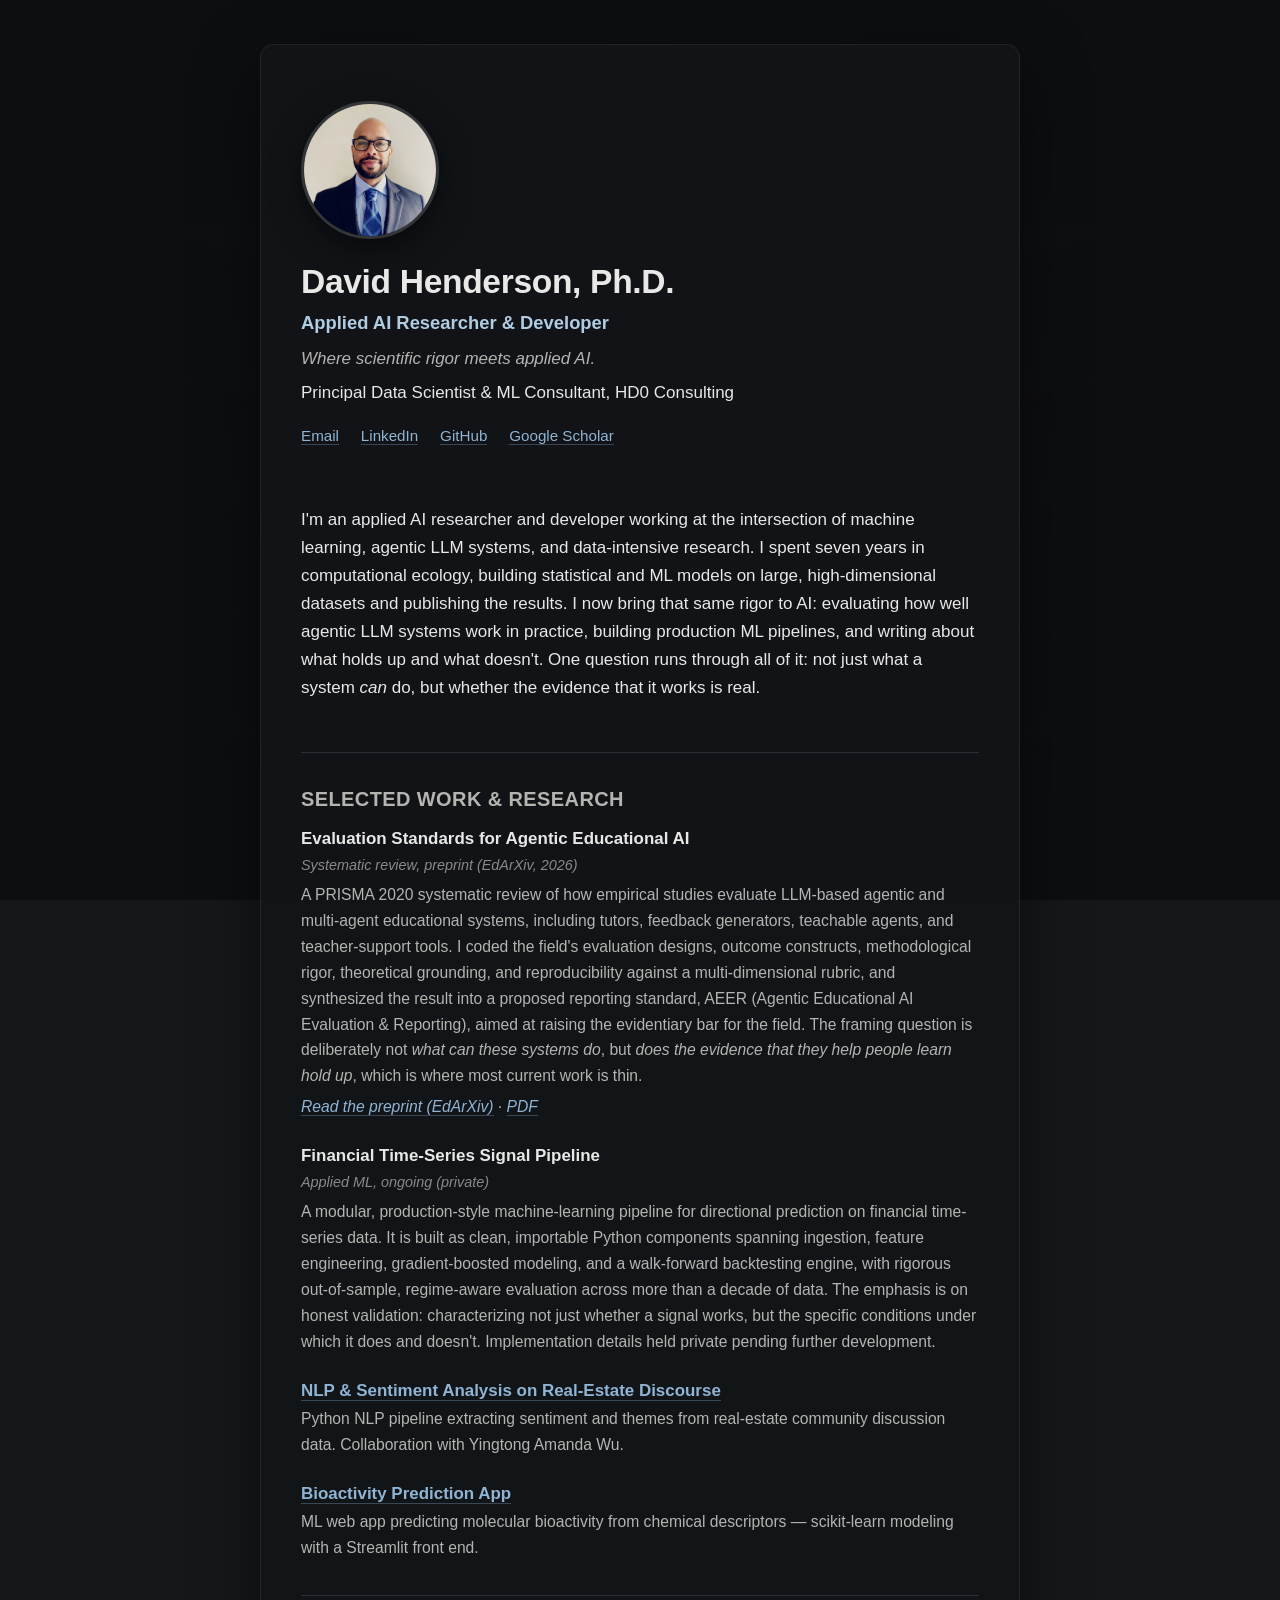
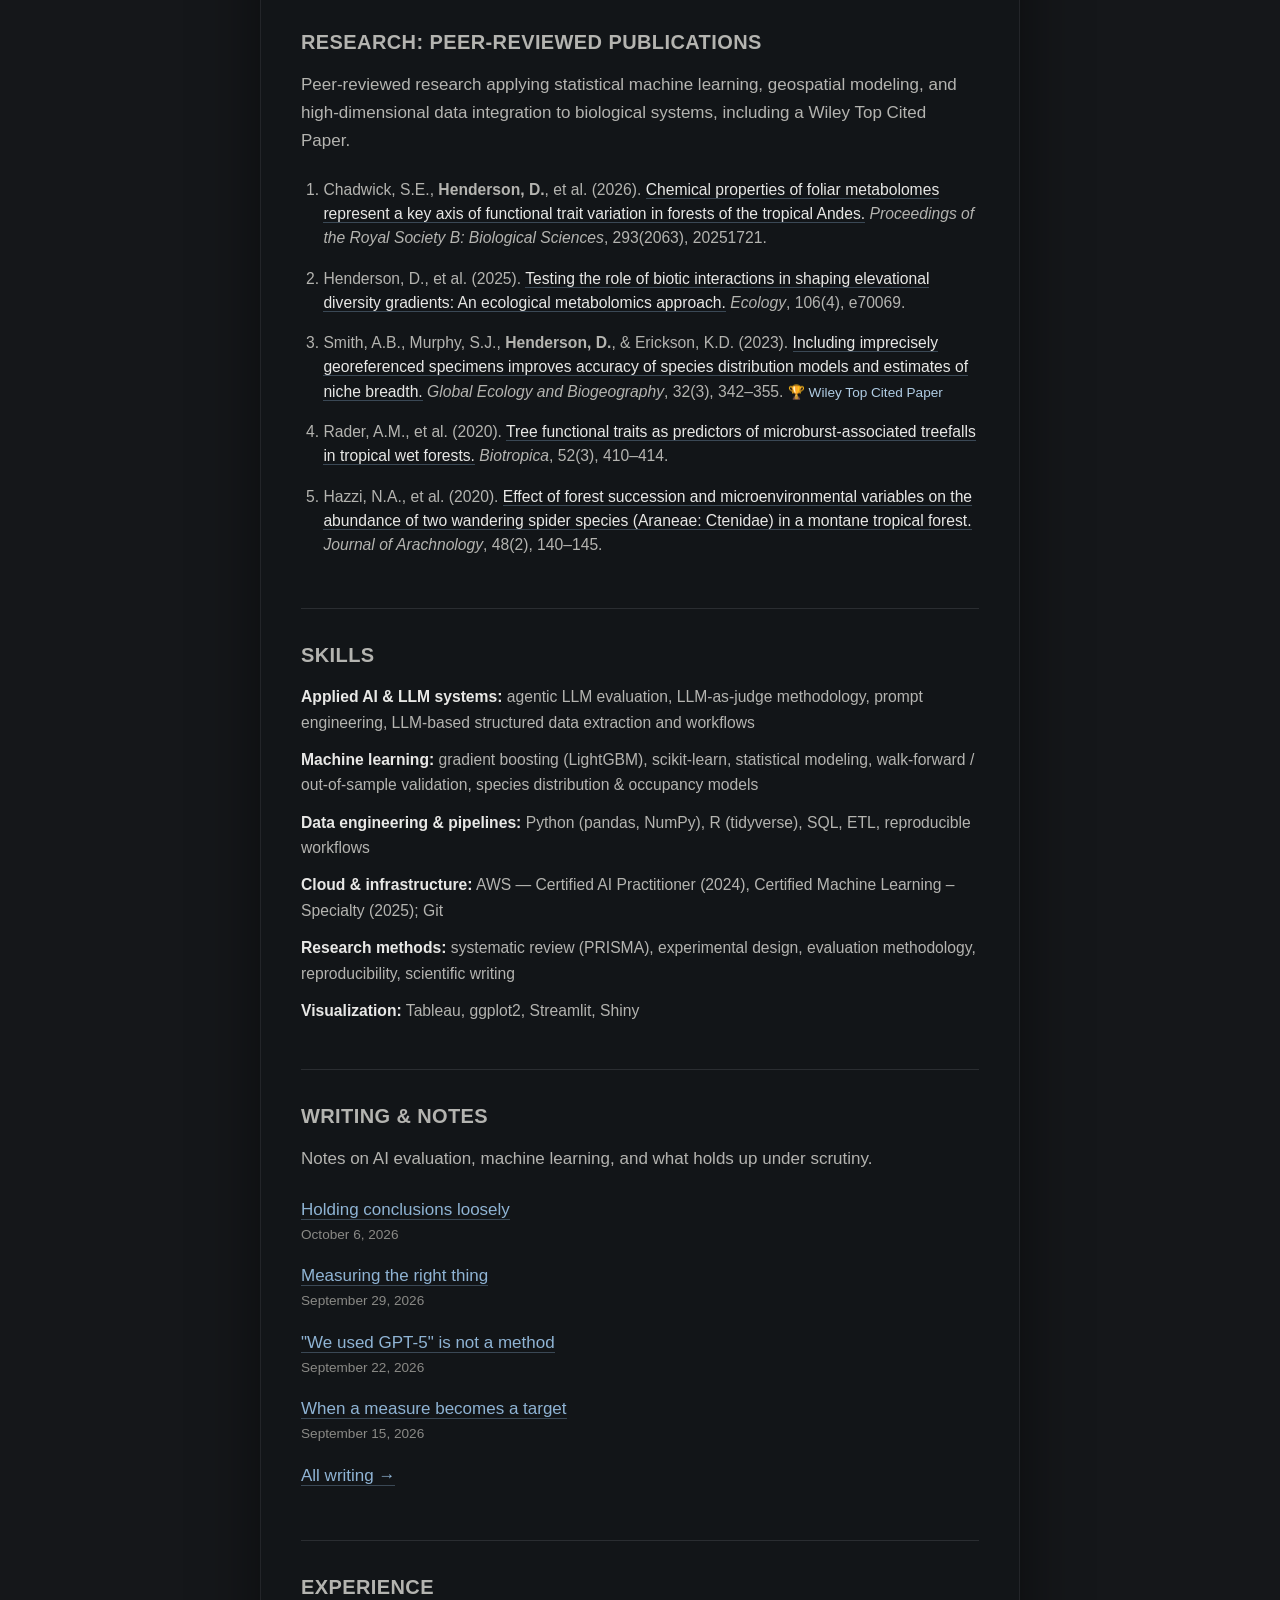
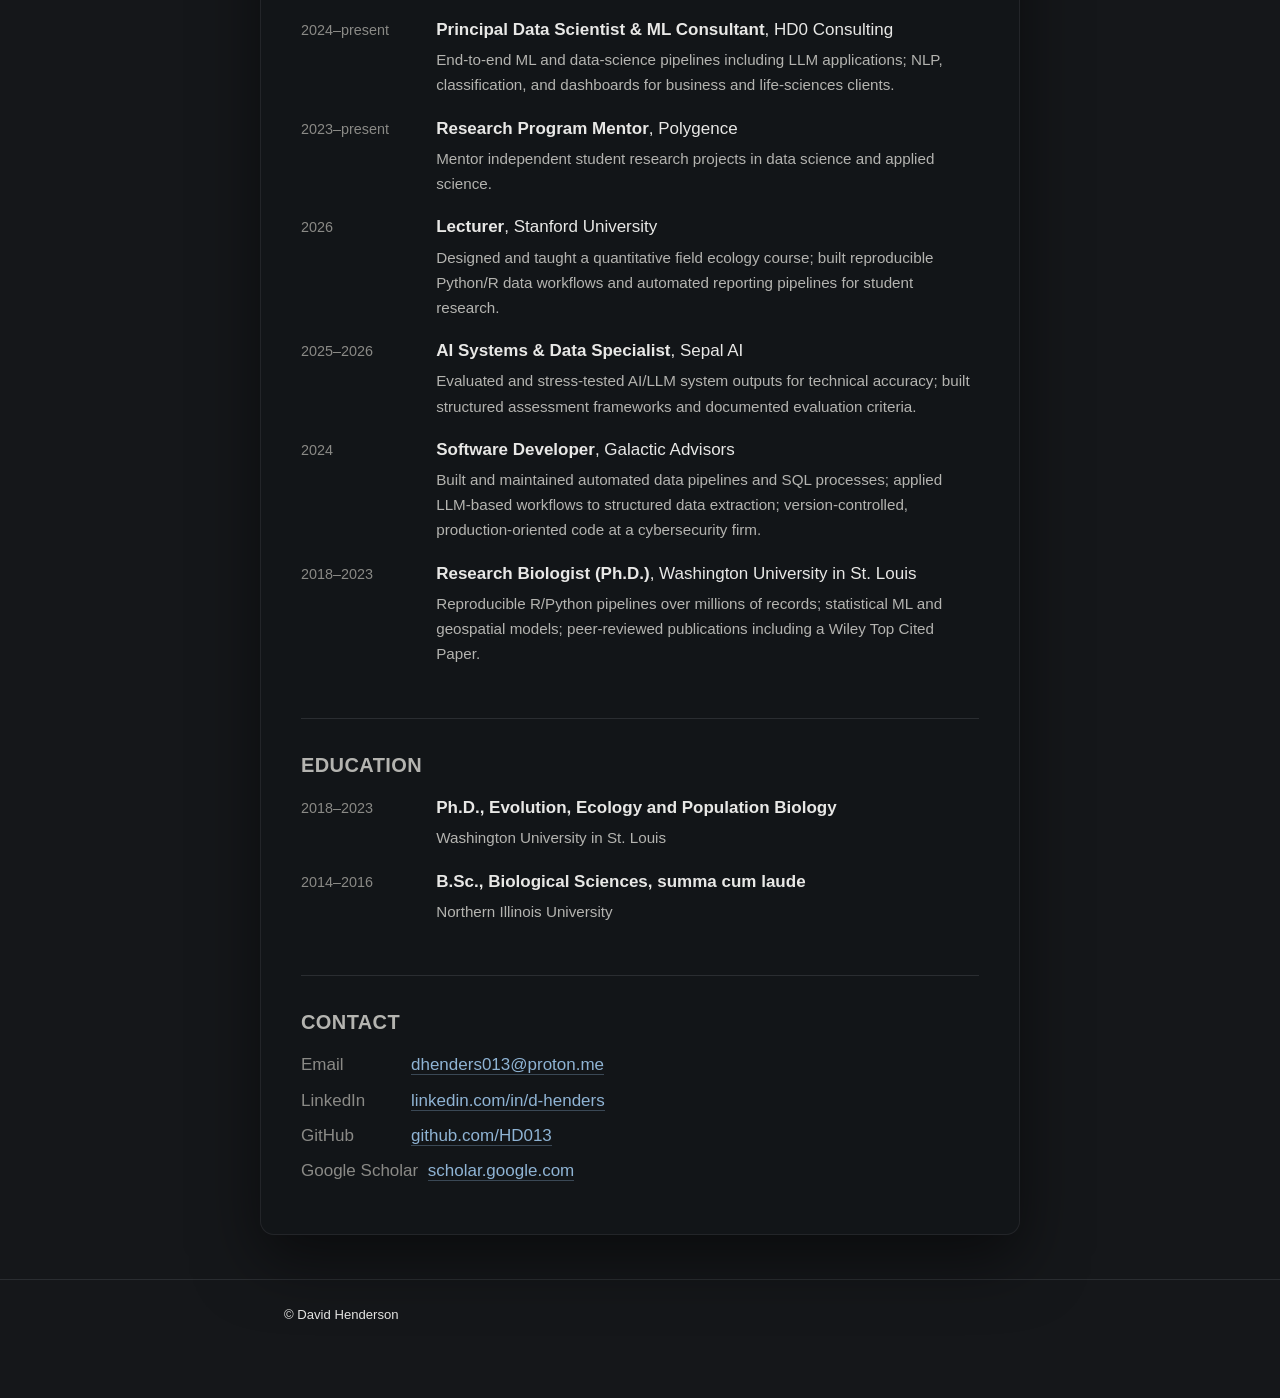
<file: index.html>
<!DOCTYPE html>
<html lang="en">
<head>
	<meta charset="utf-8" />
	<meta name="viewport" content="width=device-width, initial-scale=1" />
	<title>David Henderson, Ph.D. | Applied AI Researcher &amp; Developer</title>
	<meta name="description" content="David Henderson, Ph.D., is an applied AI researcher and developer working at the intersection of machine learning, agentic LLM systems, and data-intensive research." />
	<link rel="stylesheet" href="assets/css/site.css" />
</head>
<body>

	<!-- Rotating field-site background (CSS-driven slideshow) -->
	<div id="screensaver" aria-hidden="true">
		<div class="slide" style="background-image:url('images/field-01.jpeg')"></div>
		<div class="slide" style="background-image:url('images/field-04.jpeg')"></div>
		<div class="slide" style="background-image:url('images/field-03.jpeg')"></div>
		<div class="slide" style="background-image:url('images/field-02.jpeg')"></div>
	</div>
	<div id="scrim" aria-hidden="true"></div>

	<div class="wrap">

		<!-- Hero -->
		<header class="hero">
			<img class="portrait" src="images/profile.jpeg" alt="David Henderson" />
			<h1>David Henderson, Ph.D.</h1>
			<p class="role">Applied AI Researcher &amp; Developer</p>
			<p class="tagline">Where scientific rigor meets applied AI.</p>
			<p class="current">Principal Data Scientist &amp; ML Consultant, HD0 Consulting</p>
			<p class="links">
				<a href="mailto:dhenders013@proton.me">Email</a>
				<a href="https://www.linkedin.com/in/d-henders/">LinkedIn</a>
				<a href="https://github.com/HD013">GitHub</a>
				<a href="https://scholar.google.com/citations?user=qw6DKE0AAAAJ&amp;hl=en">Google Scholar</a>
			</p>
		</header>

		<!-- Intro -->
		<section id="intro">
			<p>I'm an applied AI researcher and developer working at the intersection of machine learning, agentic LLM systems, and data-intensive research. I spent seven years in computational ecology, building statistical and ML models on large, high-dimensional datasets and publishing the results. I now bring that same rigor to AI: evaluating how well agentic LLM systems work in practice, building production ML pipelines, and writing about what holds up and what doesn't. One question runs through all of it: not just what a system <em>can</em> do, but whether the evidence that it works is real.</p>
		</section>

		<!-- Selected Work & Research -->
		<section id="work">
			<h2>Selected Work &amp; Research</h2>

			<div class="entry">
				<h3>Evaluation Standards for Agentic Educational AI</h3>
				<p class="meta">Systematic review, preprint (EdArXiv, 2026)</p>
				<p>A PRISMA 2020 systematic review of how empirical studies evaluate LLM-based agentic and multi-agent educational systems, including tutors, feedback generators, teachable agents, and teacher-support tools. I coded the field's evaluation designs, outcome constructs, methodological rigor, theoretical grounding, and reproducibility against a multi-dimensional rubric, and synthesized the result into a proposed reporting standard, AEER (Agentic Educational AI Evaluation &amp; Reporting), aimed at raising the evidentiary bar for the field. The framing question is deliberately not <em>what can these systems do</em>, but <em>does the evidence that they help people learn hold up</em>, which is where most current work is thin.</p>
				<p class="note"><a href="https://doi.org/10.35542/osf.io/ek9wp_v2">Read the preprint (EdArXiv)</a> · <a href="papers/Henderson_2026_AEER_systematic_review.pdf">PDF</a></p>
			</div>

			<div class="entry">
				<h3>Financial Time-Series Signal Pipeline</h3>
				<p class="meta">Applied ML, ongoing (private)</p>
				<p>A modular, production-style machine-learning pipeline for directional prediction on financial time-series data. It is built as clean, importable Python components spanning ingestion, feature engineering, gradient-boosted modeling, and a walk-forward backtesting engine, with rigorous out-of-sample, regime-aware evaluation across more than a decade of data. The emphasis is on honest validation: characterizing not just whether a signal works, but the specific conditions under which it does and doesn't. Implementation details held private pending further development.</p>
			</div>

			<div class="entry">
				<h3><a href="https://github.com/HD013/BiggerPockets_NLP-">NLP &amp; Sentiment Analysis on Real-Estate Discourse</a></h3>
				<p>Python NLP pipeline extracting sentiment and themes from real-estate community discussion data. Collaboration with Yingtong Amanda Wu.</p>
			</div>

			<div class="entry">
				<h3><a href="https://github.com/HD013/bioactivity-prediction-app">Bioactivity Prediction App</a></h3>
				<p>ML web app predicting molecular bioactivity from chemical descriptors — scikit-learn modeling with a Streamlit front end.</p>
			</div>
		</section>

		<!-- Publications -->
		<section id="publications">
			<h2>Research: Peer-Reviewed Publications</h2>
			<p class="lead">Peer-reviewed research applying statistical machine learning, geospatial modeling, and high-dimensional data integration to biological systems, including a Wiley Top Cited Paper.</p>
			<ol class="pubs">
				<li>Chadwick, S.E., <strong>Henderson, D.</strong>, et al. (2026). <a href="https://doi.org/10.1098/rspb.2025.1721"><span class="title">Chemical properties of foliar metabolomes represent a key axis of functional trait variation in forests of the tropical Andes.</span></a> <em>Proceedings of the Royal Society B: Biological Sciences</em>, 293(2063), 20251721.</li>
				<li>Henderson, D., et al. (2025). <a href="papers/Henderson_etal_2025_Ecology.pdf"><span class="title">Testing the role of biotic interactions in shaping elevational diversity gradients: An ecological metabolomics approach.</span></a> <em>Ecology</em>, 106(4), e70069.</li>
				<li>Smith, A.B., Murphy, S.J., <strong>Henderson, D.</strong>, &amp; Erickson, K.D. (2023). <a href="https://onlinelibrary.wiley.com/doi/abs/10.1111/geb.13628"><span class="title">Including imprecisely georeferenced specimens improves accuracy of species distribution models and estimates of niche breadth.</span></a> <em>Global Ecology and Biogeography</em>, 32(3), 342–355. <span class="badge">🏆 Wiley Top Cited Paper</span></li>
				<li>Rader, A.M., et al. (2020). <a href="papers/microburst_2020.pdf"><span class="title">Tree functional traits as predictors of microburst-associated treefalls in tropical wet forests.</span></a> <em>Biotropica</em>, 52(3), 410–414.</li>
				<li>Hazzi, N.A., et al. (2020). <a href="https://bioone.org/journals/the-journal-of-arachnology/volume-48/issue-2/0161-8202-48.2.140/Effect-of-forest-succession-and-microenvironmental-variables-on-the-abundance/10.1636/0161-8202-48.2.140.short"><span class="title">Effect of forest succession and microenvironmental variables on the abundance of two wandering spider species (Araneae: Ctenidae) in a montane tropical forest.</span></a> <em>Journal of Arachnology</em>, 48(2), 140–145.</li>
			</ol>
		</section>

		<!-- Skills -->
		<section id="skills">
			<h2>Skills</h2>
			<ul class="skills">
				<li><strong>Applied AI &amp; LLM systems:</strong> agentic LLM evaluation, LLM-as-judge methodology, prompt engineering, LLM-based structured data extraction and workflows</li>
				<li><strong>Machine learning:</strong> gradient boosting (LightGBM), scikit-learn, statistical modeling, walk-forward / out-of-sample validation, species distribution &amp; occupancy models</li>
				<li><strong>Data engineering &amp; pipelines:</strong> Python (pandas, NumPy), R (tidyverse), SQL, ETL, reproducible workflows</li>
				<li><strong>Cloud &amp; infrastructure:</strong> AWS — Certified AI Practitioner (2024), Certified Machine Learning – Specialty (2025); Git</li>
				<li><strong>Research methods:</strong> systematic review (PRISMA), experimental design, evaluation methodology, reproducibility, scientific writing</li>
				<li><strong>Visualization:</strong> Tableau, ggplot2, Streamlit, Shiny</li>
			</ul>
		</section>

		<!-- Writing / Notes -->
		<section id="writing">
			<h2>Writing &amp; Notes</h2>
			<p class="lead">Notes on AI evaluation, machine learning, and what holds up under scrutiny.</p>
			<ul class="posts">
				<li>
					<a href="posts/2026-holding-conclusions-loosely.html">Holding conclusions loosely</a>
					<span class="date">October 6, 2026</span>
				</li>
				<li>
					<a href="posts/2026-measuring-the-right-thing.html">Measuring the right thing</a>
					<span class="date">September 29, 2026</span>
				</li>
				<li>
					<a href="posts/2026-we-used-gpt5-is-not-a-method.html">"We used GPT-5" is not a method</a>
					<span class="date">September 22, 2026</span>
				</li>
				<li>
					<a href="posts/2026-when-a-measure-becomes-a-target.html">When a measure becomes a target</a>
					<span class="date">September 15, 2026</span>
				</li>
				<li>
					<a href="posts/index.html">All writing →</a>
				</li>
			</ul>
		</section>

		<!-- Experience -->
		<section id="experience">
			<h2>Experience</h2>
			<div class="row">
				<div class="when">2024–present</div>
				<div class="what"><strong>Principal Data Scientist &amp; ML Consultant</strong>, HD0 Consulting<p>End-to-end ML and data-science pipelines including LLM applications; NLP, classification, and dashboards for business and life-sciences clients.</p></div>
			</div>
			<div class="row">
				<div class="when">2023–present</div>
				<div class="what"><strong>Research Program Mentor</strong>, Polygence<p>Mentor independent student research projects in data science and applied science.</p></div>
			</div>
			<div class="row">
				<div class="when">2026</div>
				<div class="what"><strong>Lecturer</strong>, Stanford University<p>Designed and taught a quantitative field ecology course; built reproducible Python/R data workflows and automated reporting pipelines for student research.</p></div>
			</div>
			<div class="row">
				<div class="when">2025–2026</div>
				<div class="what"><strong>AI Systems &amp; Data Specialist</strong>, Sepal AI<p>Evaluated and stress-tested AI/LLM system outputs for technical accuracy; built structured assessment frameworks and documented evaluation criteria.</p></div>
			</div>
			<div class="row">
				<div class="when">2024</div>
				<div class="what"><strong>Software Developer</strong>, Galactic Advisors<p>Built and maintained automated data pipelines and SQL processes; applied LLM-based workflows to structured data extraction; version-controlled, production-oriented code at a cybersecurity firm.</p></div>
			</div>
			<div class="row">
				<div class="when">2018–2023</div>
				<div class="what"><strong>Research Biologist (Ph.D.)</strong>, Washington University in St. Louis<p>Reproducible R/Python pipelines over millions of records; statistical ML and geospatial models; peer-reviewed publications including a Wiley Top Cited Paper.</p></div>
			</div>
		</section>

		<!-- Education -->
		<section id="education">
			<h2>Education</h2>
			<div class="row">
				<div class="when">2018–2023</div>
				<div class="what"><strong>Ph.D., Evolution, Ecology and Population Biology</strong><p>Washington University in St. Louis</p></div>
			</div>
			<div class="row">
				<div class="when">2014–2016</div>
				<div class="what"><strong>B.Sc., Biological Sciences, summa cum laude</strong><p>Northern Illinois University</p></div>
			</div>
		</section>

		<!-- Contact -->
		<section id="contact">
			<h2>Contact</h2>
			<ul class="contact-list">
				<li><span>Email</span><a href="mailto:dhenders013@proton.me">dhenders013@proton.me</a></li>
				<li><span>LinkedIn</span><a href="https://www.linkedin.com/in/d-henders/">linkedin.com/in/d-henders</a></li>
				<li><span>GitHub</span><a href="https://github.com/HD013">github.com/HD013</a></li>
				<li><span>Google Scholar</span><a href="https://scholar.google.com/citations?user=qw6DKE0AAAAJ&amp;hl=en">scholar.google.com</a></li>
			</ul>
		</section>

	</div>

	<footer class="site">
		<div class="wrap">
			<p>© David Henderson</p>
		</div>
	</footer>

</body>
</html>
</file>
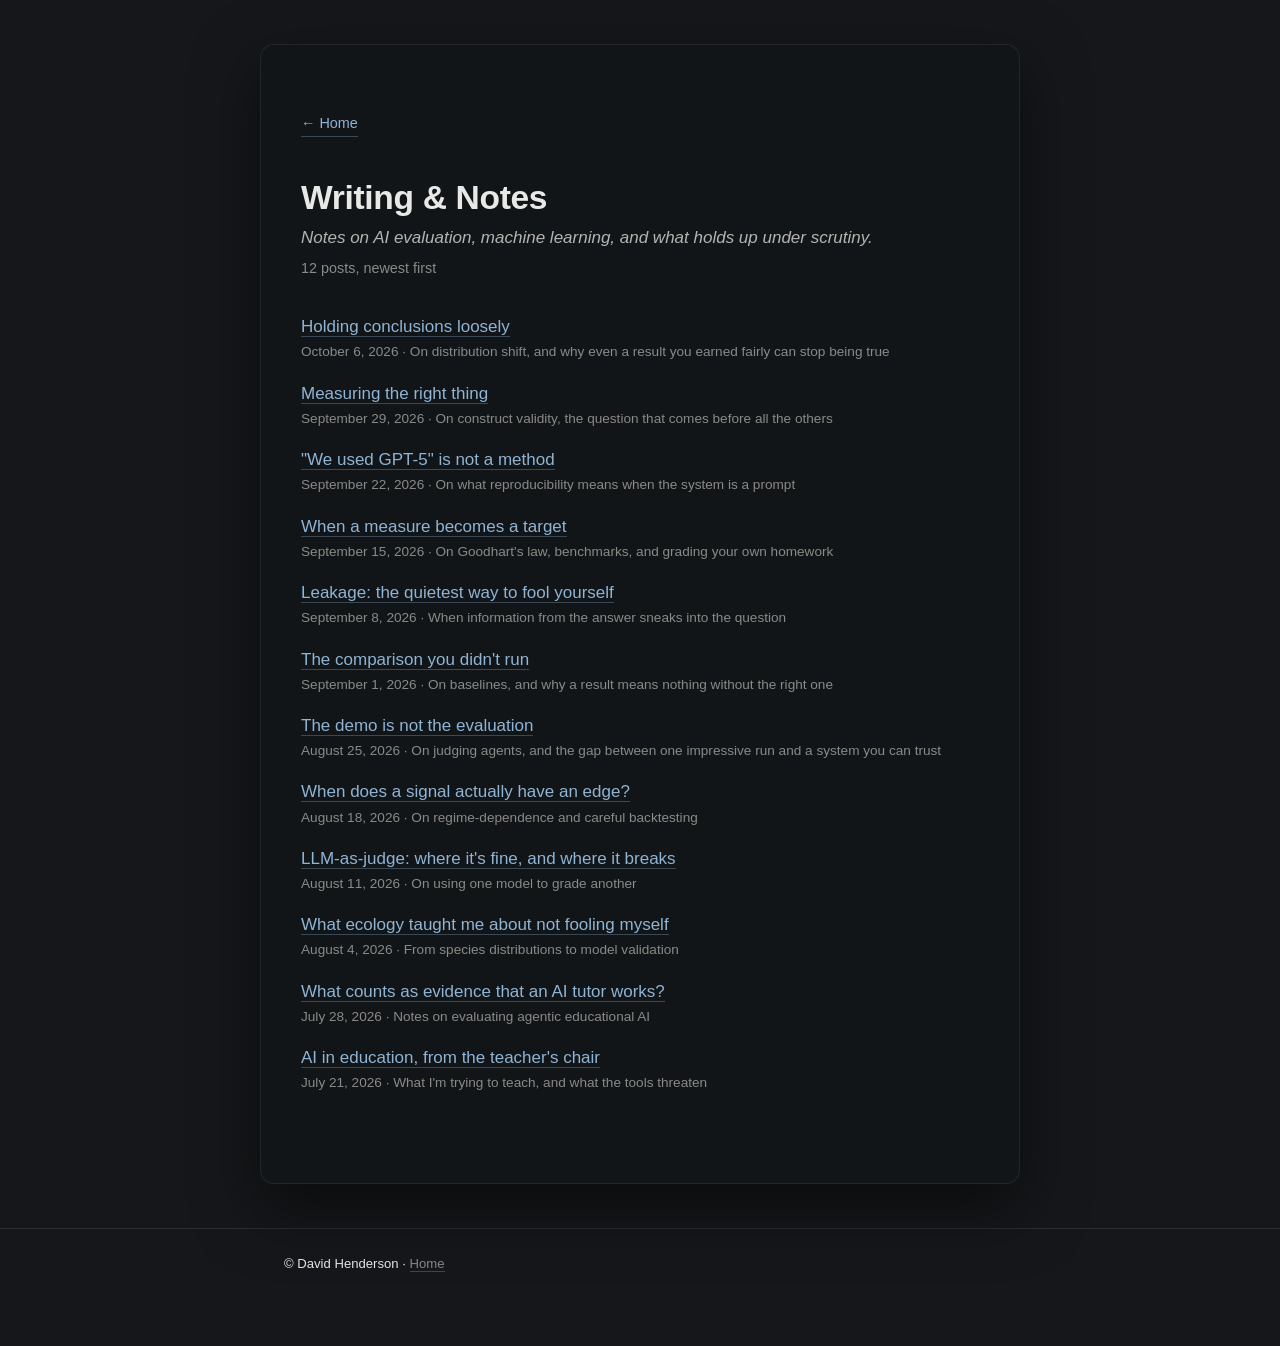
<file: posts/index.html>
<!DOCTYPE html>
<html lang="en">
<head>
	<meta charset="utf-8" />
	<meta name="viewport" content="width=device-width, initial-scale=1" />
	<title>Writing &amp; Notes | David Henderson</title>
	<meta name="description" content="Notes by David Henderson on AI evaluation, machine learning, and what holds up under scrutiny." />
	<link rel="stylesheet" href="../assets/css/site.css" />
</head>
<body>

	<div class="wrap">
		<article class="post">
			<a class="back" href="../index.html#writing">← Home</a>
			<h1>Writing &amp; Notes</h1>
			<p class="post-subtitle">Notes on AI evaluation, machine learning, and what holds up under scrutiny.</p>
			<p class="post-meta">12 posts, newest first</p>

			<ul class="posts">
				<li>
					<a href="2026-holding-conclusions-loosely.html">Holding conclusions loosely</a>
					<span class="date">October 6, 2026 · On distribution shift, and why even a result you earned fairly can stop being true</span>
				</li>
				<li>
					<a href="2026-measuring-the-right-thing.html">Measuring the right thing</a>
					<span class="date">September 29, 2026 · On construct validity, the question that comes before all the others</span>
				</li>
				<li>
					<a href="2026-we-used-gpt5-is-not-a-method.html">"We used GPT-5" is not a method</a>
					<span class="date">September 22, 2026 · On what reproducibility means when the system is a prompt</span>
				</li>
				<li>
					<a href="2026-when-a-measure-becomes-a-target.html">When a measure becomes a target</a>
					<span class="date">September 15, 2026 · On Goodhart's law, benchmarks, and grading your own homework</span>
				</li>
				<li>
					<a href="2026-leakage.html">Leakage: the quietest way to fool yourself</a>
					<span class="date">September 8, 2026 · When information from the answer sneaks into the question</span>
				</li>
				<li>
					<a href="2026-comparison-you-didnt-run.html">The comparison you didn't run</a>
					<span class="date">September 1, 2026 · On baselines, and why a result means nothing without the right one</span>
				</li>
				<li>
					<a href="2026-demo-is-not-the-evaluation.html">The demo is not the evaluation</a>
					<span class="date">August 25, 2026 · On judging agents, and the gap between one impressive run and a system you can trust</span>
				</li>
				<li>
					<a href="2026-signal-edge-backtesting.html">When does a signal actually have an edge?</a>
					<span class="date">August 18, 2026 · On regime-dependence and careful backtesting</span>
				</li>
				<li>
					<a href="2026-llm-as-judge.html">LLM-as-judge: where it's fine, and where it breaks</a>
					<span class="date">August 11, 2026 · On using one model to grade another</span>
				</li>
				<li>
					<a href="2026-ecology-not-fooling-myself.html">What ecology taught me about not fooling myself</a>
					<span class="date">August 4, 2026 · From species distributions to model validation</span>
				</li>
				<li>
					<a href="2026-evidence-ai-tutor.html">What counts as evidence that an AI tutor works?</a>
					<span class="date">July 28, 2026 · Notes on evaluating agentic educational AI</span>
				</li>
				<li>
					<a href="2026-ai-education-teachers-chair.html">AI in education, from the teacher's chair</a>
					<span class="date">July 21, 2026 · What I'm trying to teach, and what the tools threaten</span>
				</li>
			</ul>
		</article>
	</div>

	<footer class="site">
		<div class="wrap">
			<p>© David Henderson · <a href="../index.html">Home</a></p>
		</div>
	</footer>

</body>
</html>
</file>
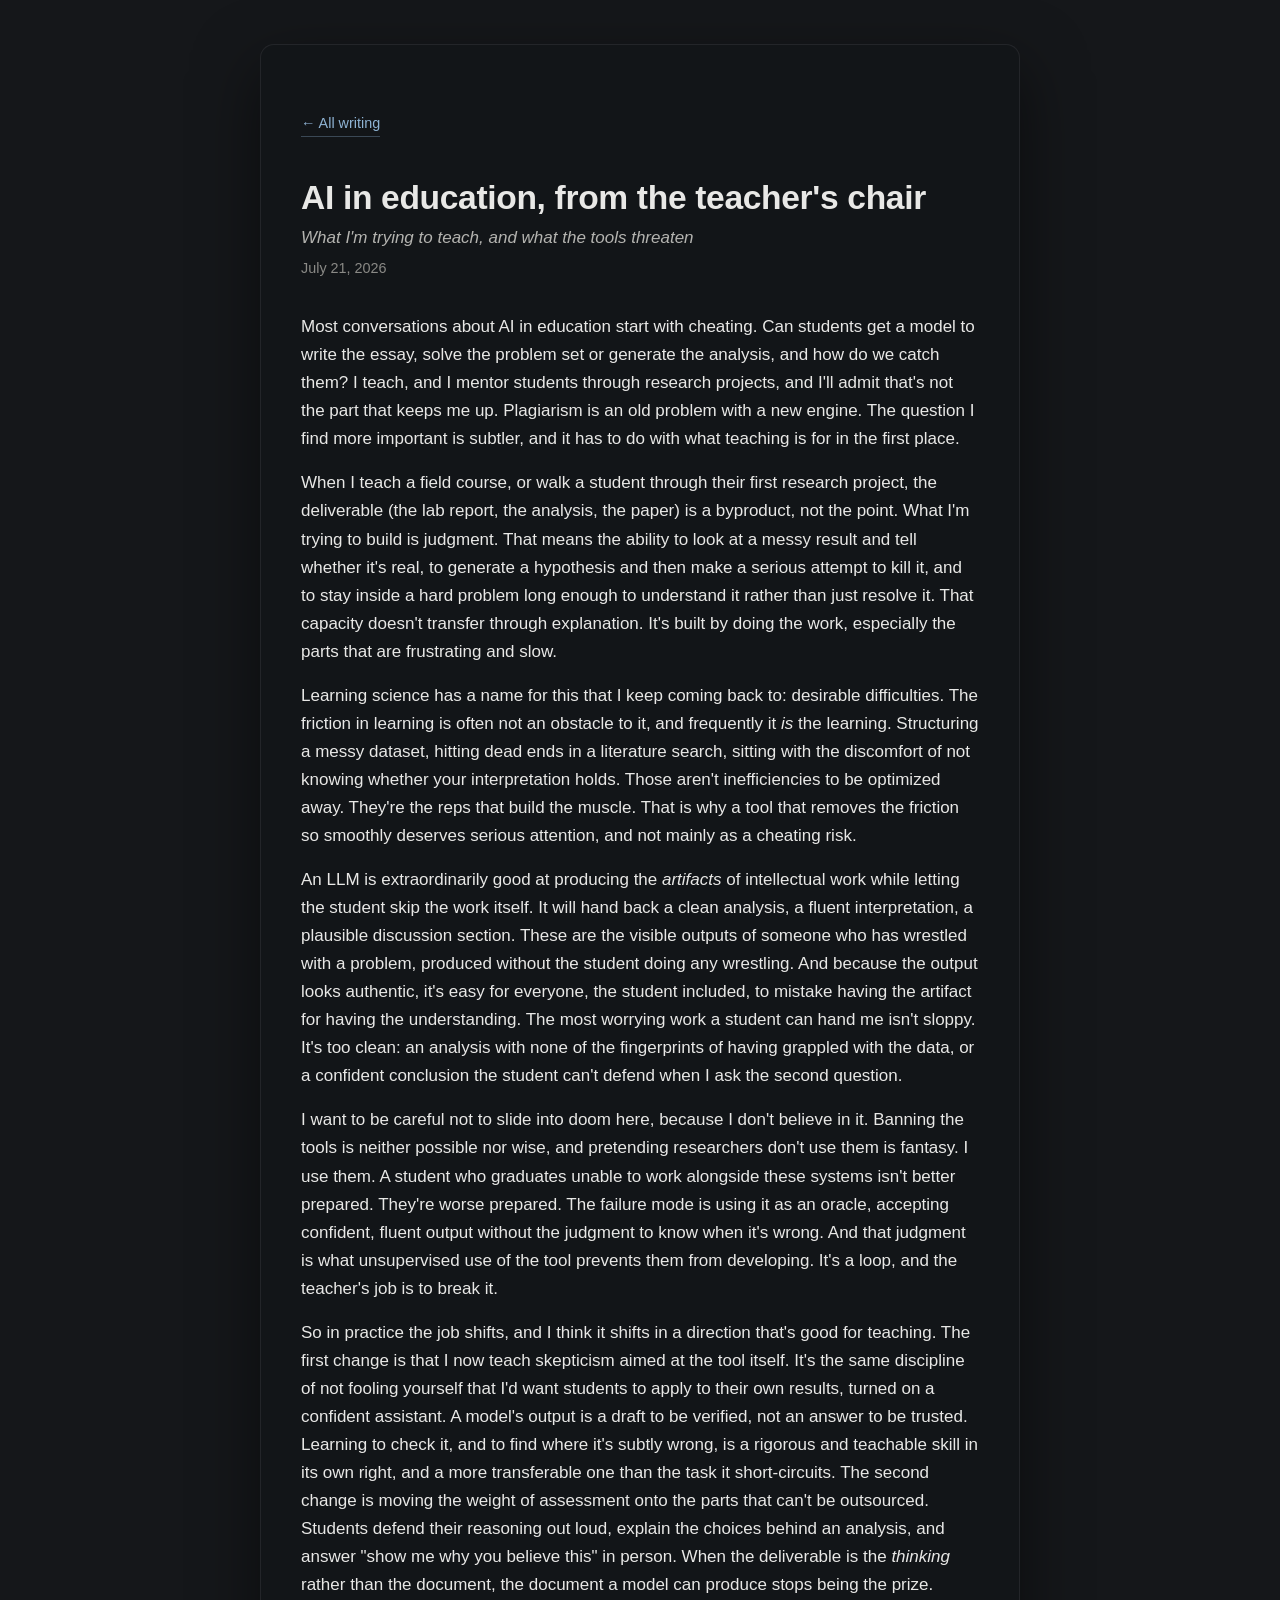
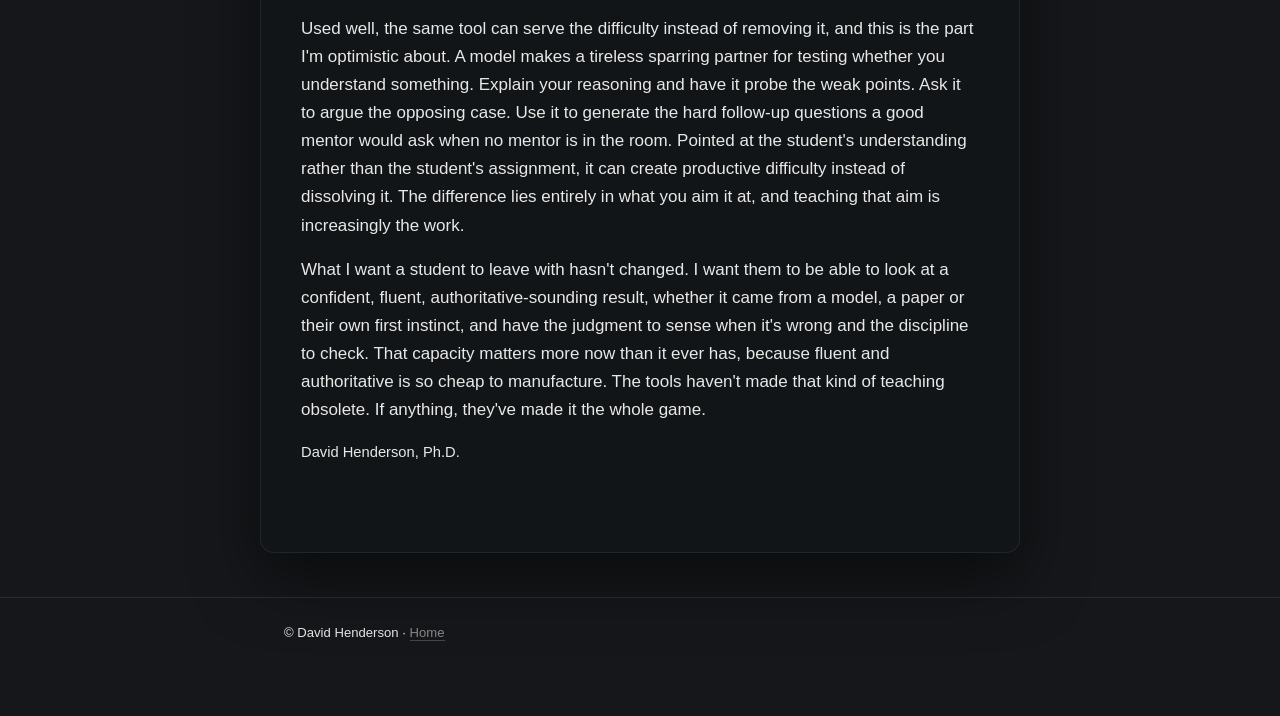
<file: posts/2026-ai-education-teachers-chair.html>
<!DOCTYPE html>
<html lang="en">
<head>
	<meta charset="utf-8" />
	<meta name="viewport" content="width=device-width, initial-scale=1" />
	<title>AI in education, from the teacher's chair | David Henderson</title>
	<meta name="description" content="What I&#x27;m trying to teach, and what the tools threaten" />
	<link rel="stylesheet" href="../assets/css/site.css" />
</head>
<body>

	<div class="wrap">
		<article class="post">
			<a class="back" href="index.html">← All writing</a>
			<h1>AI in education, from the teacher's chair</h1>
			<p class="post-subtitle">What I'm trying to teach, and what the tools threaten</p>
			<p class="post-meta">July 21, 2026</p>

			<p>Most conversations about AI in education start with cheating. Can students get a model to write the essay, solve the problem set or generate the analysis, and how do we catch them? I teach, and I mentor students through research projects, and I'll admit that's not the part that keeps me up. Plagiarism is an old problem with a new engine. The question I find more important is subtler, and it has to do with what teaching is for in the first place.</p>

			<p>When I teach a field course, or walk a student through their first research project, the deliverable (the lab report, the analysis, the paper) is a byproduct, not the point. What I'm trying to build is judgment. That means the ability to look at a messy result and tell whether it's real, to generate a hypothesis and then make a serious attempt to kill it, and to stay inside a hard problem long enough to understand it rather than just resolve it. That capacity doesn't transfer through explanation. It's built by doing the work, especially the parts that are frustrating and slow.</p>

			<p>Learning science has a name for this that I keep coming back to: desirable difficulties. The friction in learning is often not an obstacle to it, and frequently it <em>is</em> the learning. Structuring a messy dataset, hitting dead ends in a literature search, sitting with the discomfort of not knowing whether your interpretation holds. Those aren't inefficiencies to be optimized away. They're the reps that build the muscle. That is why a tool that removes the friction so smoothly deserves serious attention, and not mainly as a cheating risk.</p>

			<p>An LLM is extraordinarily good at producing the <em>artifacts</em> of intellectual work while letting the student skip the work itself. It will hand back a clean analysis, a fluent interpretation, a plausible discussion section. These are the visible outputs of someone who has wrestled with a problem, produced without the student doing any wrestling. And because the output looks authentic, it's easy for everyone, the student included, to mistake having the artifact for having the understanding. The most worrying work a student can hand me isn't sloppy. It's too clean: an analysis with none of the fingerprints of having grappled with the data, or a confident conclusion the student can't defend when I ask the second question.</p>

			<p>I want to be careful not to slide into doom here, because I don't believe in it. Banning the tools is neither possible nor wise, and pretending researchers don't use them is fantasy. I use them. A student who graduates unable to work alongside these systems isn't better prepared. They're worse prepared. The failure mode is using it as an oracle, accepting confident, fluent output without the judgment to know when it's wrong. And that judgment is what unsupervised use of the tool prevents them from developing. It's a loop, and the teacher's job is to break it.</p>

			<p>So in practice the job shifts, and I think it shifts in a direction that's good for teaching. The first change is that I now teach skepticism aimed at the tool itself. It's the same discipline of not fooling yourself that I'd want students to apply to their own results, turned on a confident assistant. A model's output is a draft to be verified, not an answer to be trusted. Learning to check it, and to find where it's subtly wrong, is a rigorous and teachable skill in its own right, and a more transferable one than the task it short-circuits. The second change is moving the weight of assessment onto the parts that can't be outsourced. Students defend their reasoning out loud, explain the choices behind an analysis, and answer "show me why you believe this" in person. When the deliverable is the <em>thinking</em> rather than the document, the document a model can produce stops being the prize.</p>

			<p>Used well, the same tool can serve the difficulty instead of removing it, and this is the part I'm optimistic about. A model makes a tireless sparring partner for testing whether you understand something. Explain your reasoning and have it probe the weak points. Ask it to argue the opposing case. Use it to generate the hard follow-up questions a good mentor would ask when no mentor is in the room. Pointed at the student's understanding rather than the student's assignment, it can create productive difficulty instead of dissolving it. The difference lies entirely in what you aim it at, and teaching that aim is increasingly the work.</p>

			<p>What I want a student to leave with hasn't changed. I want them to be able to look at a confident, fluent, authoritative-sounding result, whether it came from a model, a paper or their own first instinct, and have the judgment to sense when it's wrong and the discipline to check. That capacity matters more now than it ever has, because fluent and authoritative is so cheap to manufacture. The tools haven't made that kind of teaching obsolete. If anything, they've made it the whole game.</p>

			<p class="faint">David Henderson, Ph.D.</p>
		</article>
	</div>

	<footer class="site">
		<div class="wrap">
			<p>© David Henderson · <a href="../index.html">Home</a></p>
		</div>
	</footer>

</body>
</html>
</file>
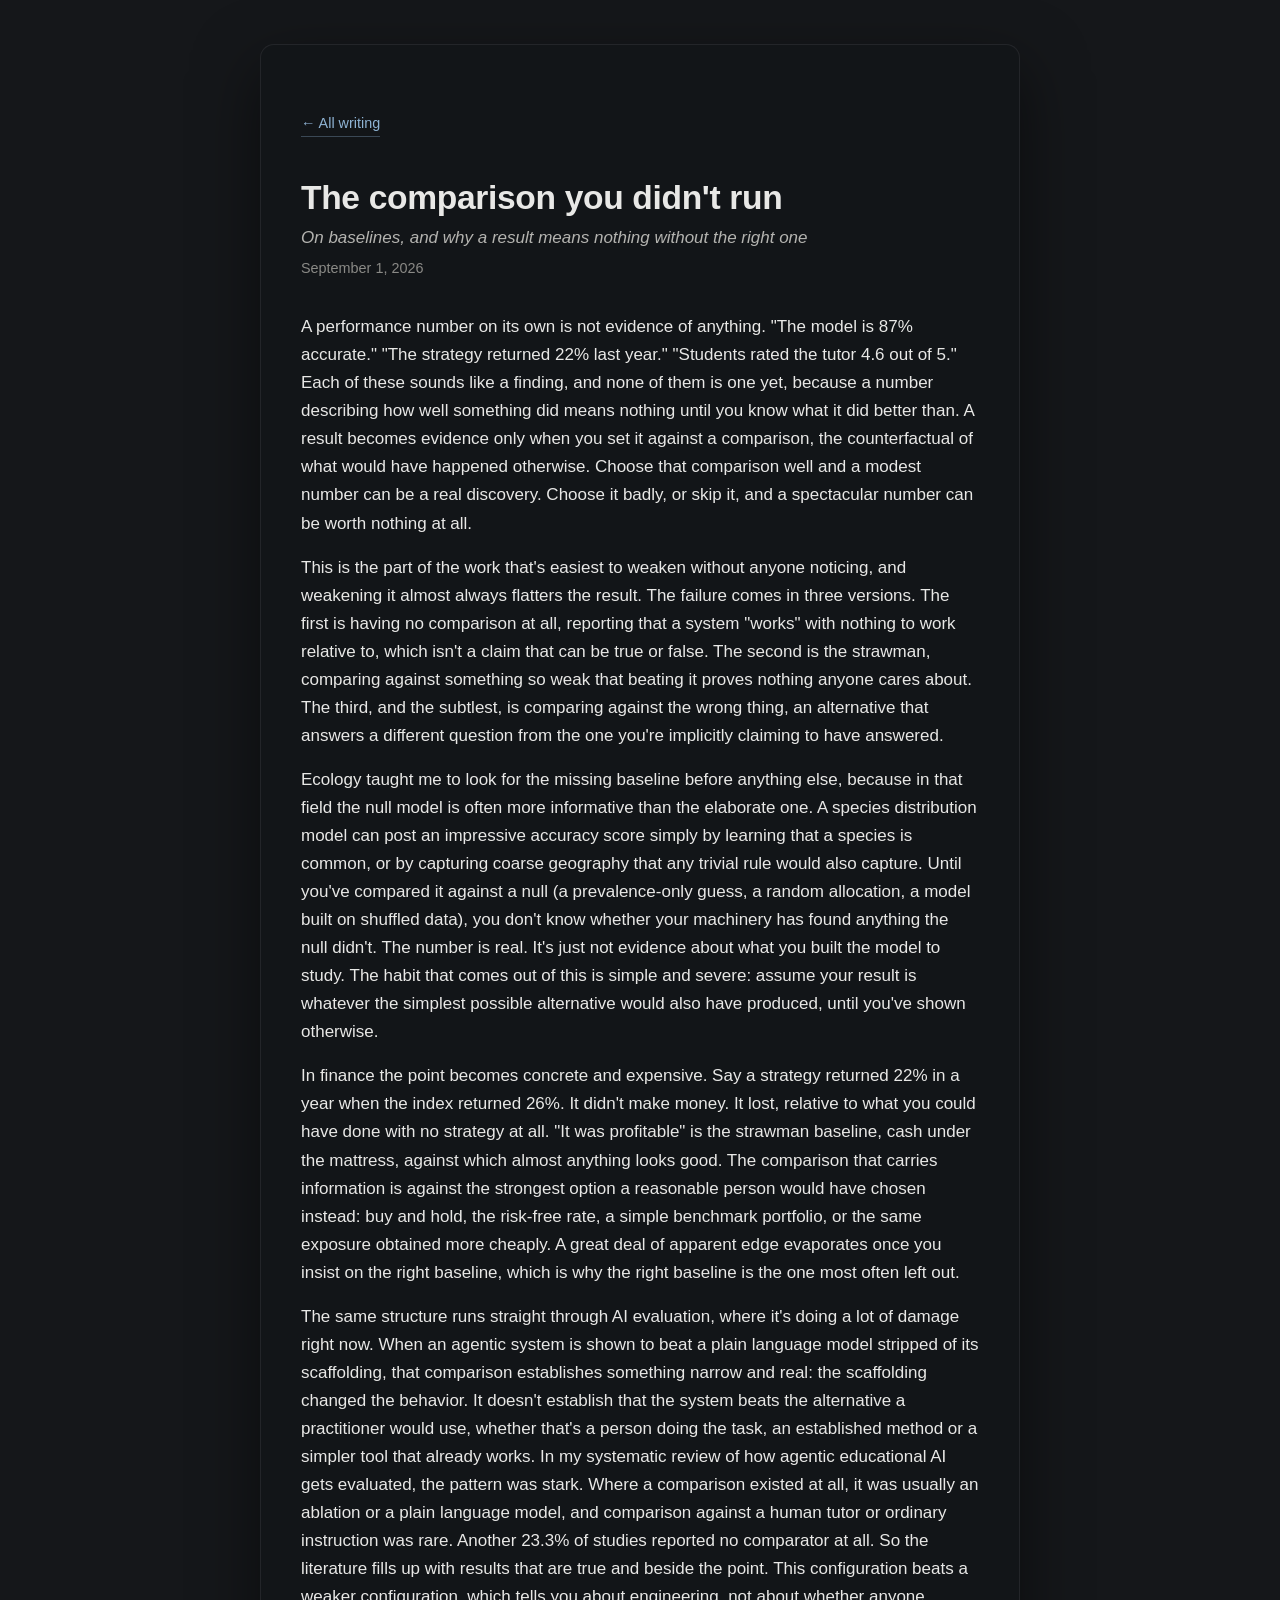
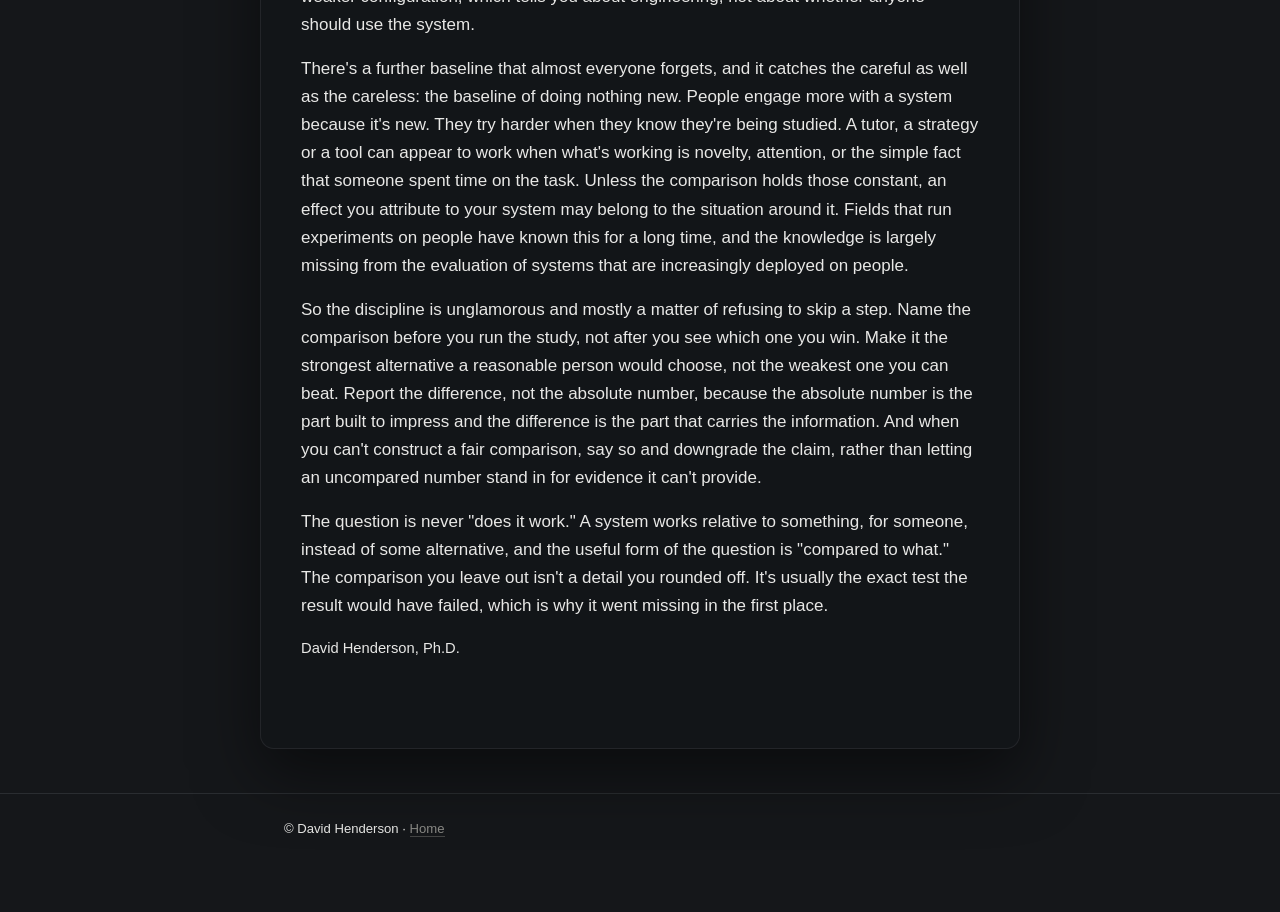
<file: posts/2026-comparison-you-didnt-run.html>
<!DOCTYPE html>
<html lang="en">
<head>
	<meta charset="utf-8" />
	<meta name="viewport" content="width=device-width, initial-scale=1" />
	<title>The comparison you didn't run | David Henderson</title>
	<meta name="description" content="On baselines, and why a result means nothing without the right one" />
	<link rel="stylesheet" href="../assets/css/site.css" />
</head>
<body>

	<div class="wrap">
		<article class="post">
			<a class="back" href="index.html">← All writing</a>
			<h1>The comparison you didn't run</h1>
			<p class="post-subtitle">On baselines, and why a result means nothing without the right one</p>
			<p class="post-meta">September 1, 2026</p>

			<p>A performance number on its own is not evidence of anything. "The model is 87% accurate." "The strategy returned 22% last year." "Students rated the tutor 4.6 out of 5." Each of these sounds like a finding, and none of them is one yet, because a number describing how well something did means nothing until you know what it did better than. A result becomes evidence only when you set it against a comparison, the counterfactual of what would have happened otherwise. Choose that comparison well and a modest number can be a real discovery. Choose it badly, or skip it, and a spectacular number can be worth nothing at all.</p>

			<p>This is the part of the work that's easiest to weaken without anyone noticing, and weakening it almost always flatters the result. The failure comes in three versions. The first is having no comparison at all, reporting that a system "works" with nothing to work relative to, which isn't a claim that can be true or false. The second is the strawman, comparing against something so weak that beating it proves nothing anyone cares about. The third, and the subtlest, is comparing against the wrong thing, an alternative that answers a different question from the one you're implicitly claiming to have answered.</p>

			<p>Ecology taught me to look for the missing baseline before anything else, because in that field the null model is often more informative than the elaborate one. A species distribution model can post an impressive accuracy score simply by learning that a species is common, or by capturing coarse geography that any trivial rule would also capture. Until you've compared it against a null (a prevalence-only guess, a random allocation, a model built on shuffled data), you don't know whether your machinery has found anything the null didn't. The number is real. It's just not evidence about what you built the model to study. The habit that comes out of this is simple and severe: assume your result is whatever the simplest possible alternative would also have produced, until you've shown otherwise.</p>

			<p>In finance the point becomes concrete and expensive. Say a strategy returned 22% in a year when the index returned 26%. It didn't make money. It lost, relative to what you could have done with no strategy at all. "It was profitable" is the strawman baseline, cash under the mattress, against which almost anything looks good. The comparison that carries information is against the strongest option a reasonable person would have chosen instead: buy and hold, the risk-free rate, a simple benchmark portfolio, or the same exposure obtained more cheaply. A great deal of apparent edge evaporates once you insist on the right baseline, which is why the right baseline is the one most often left out.</p>

			<p>The same structure runs straight through AI evaluation, where it's doing a lot of damage right now. When an agentic system is shown to beat a plain language model stripped of its scaffolding, that comparison establishes something narrow and real: the scaffolding changed the behavior. It doesn't establish that the system beats the alternative a practitioner would use, whether that's a person doing the task, an established method or a simpler tool that already works. In my systematic review of how agentic educational AI gets evaluated, the pattern was stark. Where a comparison existed at all, it was usually an ablation or a plain language model, and comparison against a human tutor or ordinary instruction was rare. Another 23.3% of studies reported no comparator at all. So the literature fills up with results that are true and beside the point. This configuration beats a weaker configuration, which tells you about engineering, not about whether anyone should use the system.</p>

			<p>There's a further baseline that almost everyone forgets, and it catches the careful as well as the careless: the baseline of doing nothing new. People engage more with a system because it's new. They try harder when they know they're being studied. A tutor, a strategy or a tool can appear to work when what's working is novelty, attention, or the simple fact that someone spent time on the task. Unless the comparison holds those constant, an effect you attribute to your system may belong to the situation around it. Fields that run experiments on people have known this for a long time, and the knowledge is largely missing from the evaluation of systems that are increasingly deployed on people.</p>

			<p>So the discipline is unglamorous and mostly a matter of refusing to skip a step. Name the comparison before you run the study, not after you see which one you win. Make it the strongest alternative a reasonable person would choose, not the weakest one you can beat. Report the difference, not the absolute number, because the absolute number is the part built to impress and the difference is the part that carries the information. And when you can't construct a fair comparison, say so and downgrade the claim, rather than letting an uncompared number stand in for evidence it can't provide.</p>

			<p>The question is never "does it work." A system works relative to something, for someone, instead of some alternative, and the useful form of the question is "compared to what." The comparison you leave out isn't a detail you rounded off. It's usually the exact test the result would have failed, which is why it went missing in the first place.</p>

			<p class="faint">David Henderson, Ph.D.</p>
		</article>
	</div>

	<footer class="site">
		<div class="wrap">
			<p>© David Henderson · <a href="../index.html">Home</a></p>
		</div>
	</footer>

</body>
</html>
</file>
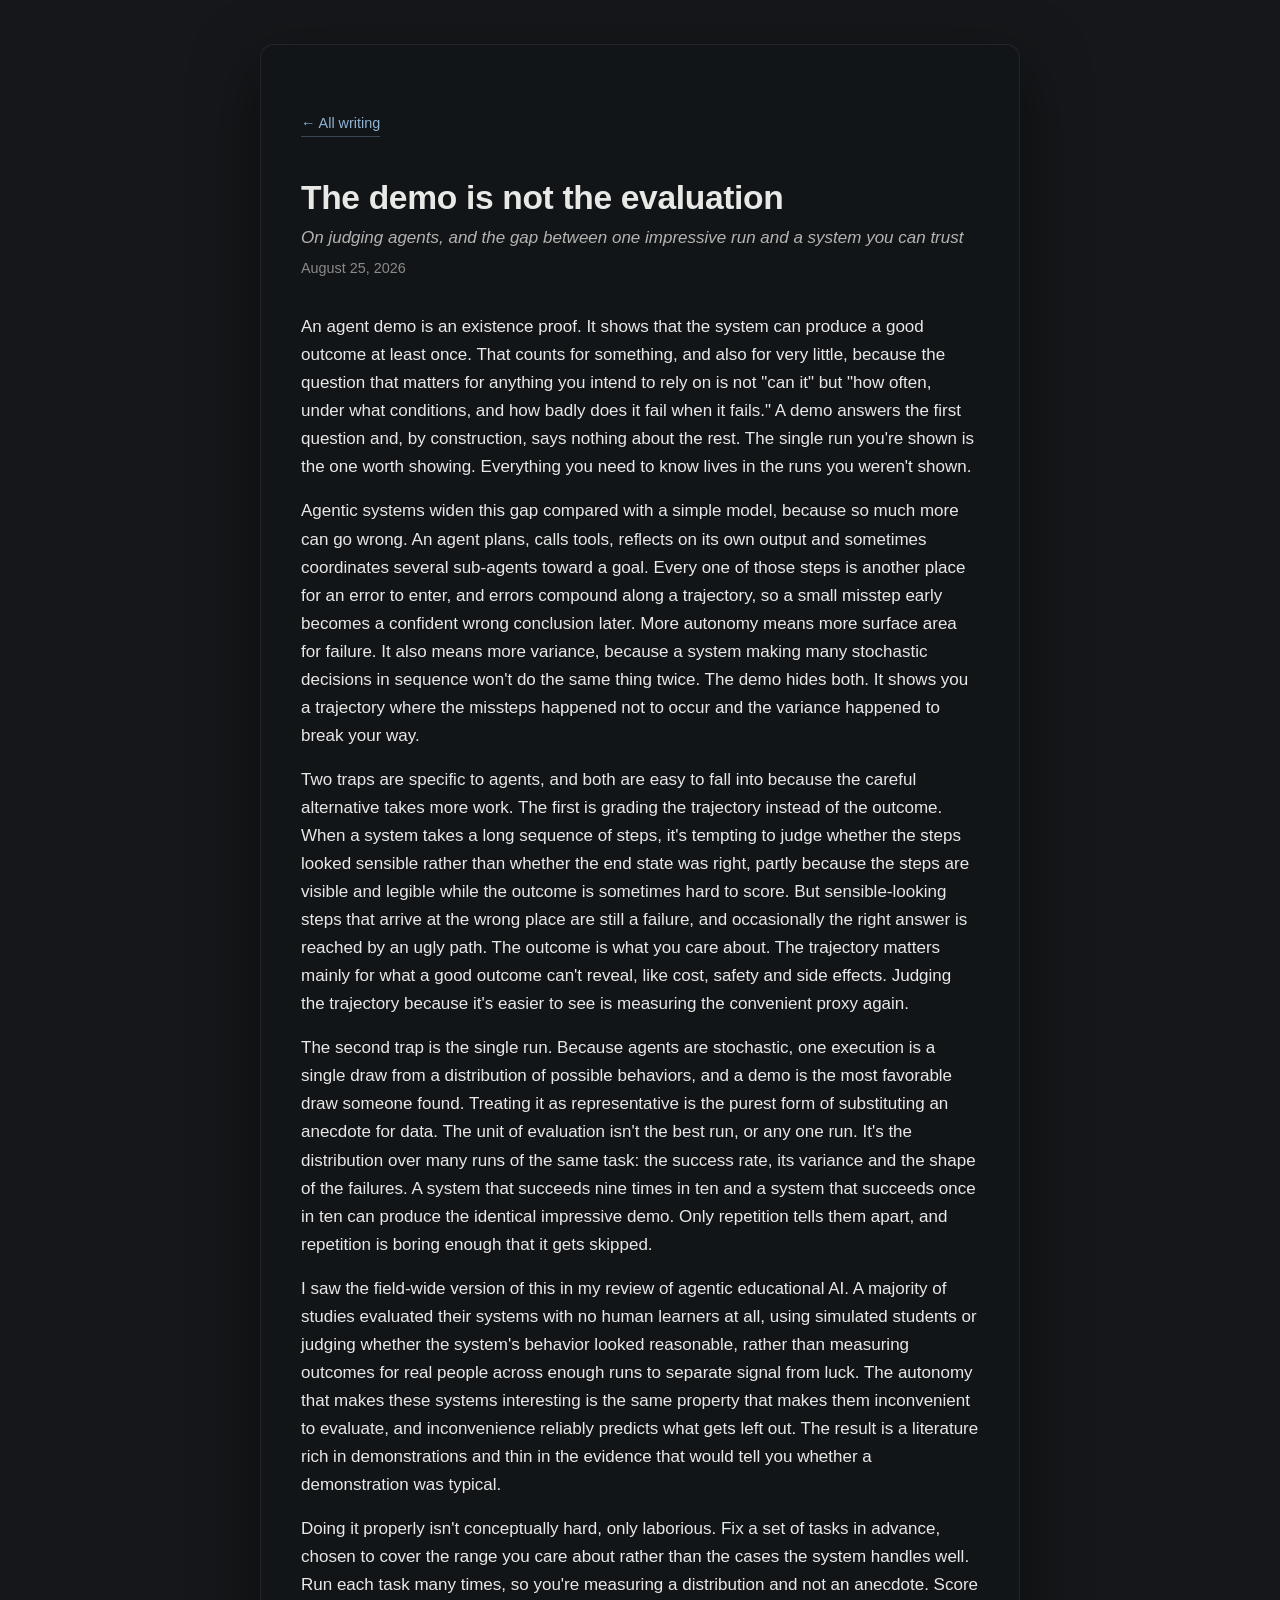
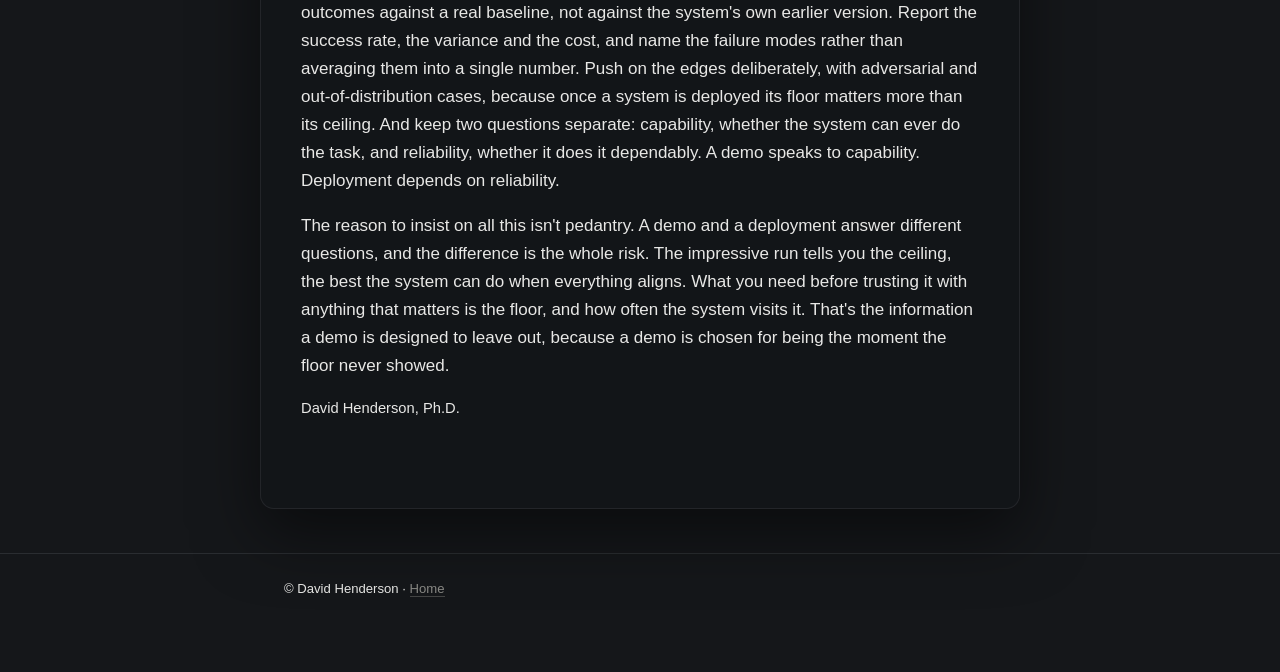
<file: posts/2026-demo-is-not-the-evaluation.html>
<!DOCTYPE html>
<html lang="en">
<head>
	<meta charset="utf-8" />
	<meta name="viewport" content="width=device-width, initial-scale=1" />
	<title>The demo is not the evaluation | David Henderson</title>
	<meta name="description" content="On judging agents, and the gap between one impressive run and a system you can trust" />
	<link rel="stylesheet" href="../assets/css/site.css" />
</head>
<body>

	<div class="wrap">
		<article class="post">
			<a class="back" href="index.html">← All writing</a>
			<h1>The demo is not the evaluation</h1>
			<p class="post-subtitle">On judging agents, and the gap between one impressive run and a system you can trust</p>
			<p class="post-meta">August 25, 2026</p>

			<p>An agent demo is an existence proof. It shows that the system can produce a good outcome at least once. That counts for something, and also for very little, because the question that matters for anything you intend to rely on is not "can it" but "how often, under what conditions, and how badly does it fail when it fails." A demo answers the first question and, by construction, says nothing about the rest. The single run you're shown is the one worth showing. Everything you need to know lives in the runs you weren't shown.</p>

			<p>Agentic systems widen this gap compared with a simple model, because so much more can go wrong. An agent plans, calls tools, reflects on its own output and sometimes coordinates several sub-agents toward a goal. Every one of those steps is another place for an error to enter, and errors compound along a trajectory, so a small misstep early becomes a confident wrong conclusion later. More autonomy means more surface area for failure. It also means more variance, because a system making many stochastic decisions in sequence won't do the same thing twice. The demo hides both. It shows you a trajectory where the missteps happened not to occur and the variance happened to break your way.</p>

			<p>Two traps are specific to agents, and both are easy to fall into because the careful alternative takes more work. The first is grading the trajectory instead of the outcome. When a system takes a long sequence of steps, it's tempting to judge whether the steps looked sensible rather than whether the end state was right, partly because the steps are visible and legible while the outcome is sometimes hard to score. But sensible-looking steps that arrive at the wrong place are still a failure, and occasionally the right answer is reached by an ugly path. The outcome is what you care about. The trajectory matters mainly for what a good outcome can't reveal, like cost, safety and side effects. Judging the trajectory because it's easier to see is measuring the convenient proxy again.</p>

			<p>The second trap is the single run. Because agents are stochastic, one execution is a single draw from a distribution of possible behaviors, and a demo is the most favorable draw someone found. Treating it as representative is the purest form of substituting an anecdote for data. The unit of evaluation isn't the best run, or any one run. It's the distribution over many runs of the same task: the success rate, its variance and the shape of the failures. A system that succeeds nine times in ten and a system that succeeds once in ten can produce the identical impressive demo. Only repetition tells them apart, and repetition is boring enough that it gets skipped.</p>

			<p>I saw the field-wide version of this in my review of agentic educational AI. A majority of studies evaluated their systems with no human learners at all, using simulated students or judging whether the system's behavior looked reasonable, rather than measuring outcomes for real people across enough runs to separate signal from luck. The autonomy that makes these systems interesting is the same property that makes them inconvenient to evaluate, and inconvenience reliably predicts what gets left out. The result is a literature rich in demonstrations and thin in the evidence that would tell you whether a demonstration was typical.</p>

			<p>Doing it properly isn't conceptually hard, only laborious. Fix a set of tasks in advance, chosen to cover the range you care about rather than the cases the system handles well. Run each task many times, so you're measuring a distribution and not an anecdote. Score outcomes against a real baseline, not against the system's own earlier version. Report the success rate, the variance and the cost, and name the failure modes rather than averaging them into a single number. Push on the edges deliberately, with adversarial and out-of-distribution cases, because once a system is deployed its floor matters more than its ceiling. And keep two questions separate: capability, whether the system can ever do the task, and reliability, whether it does it dependably. A demo speaks to capability. Deployment depends on reliability.</p>

			<p>The reason to insist on all this isn't pedantry. A demo and a deployment answer different questions, and the difference is the whole risk. The impressive run tells you the ceiling, the best the system can do when everything aligns. What you need before trusting it with anything that matters is the floor, and how often the system visits it. That's the information a demo is designed to leave out, because a demo is chosen for being the moment the floor never showed.</p>

			<p class="faint">David Henderson, Ph.D.</p>
		</article>
	</div>

	<footer class="site">
		<div class="wrap">
			<p>© David Henderson · <a href="../index.html">Home</a></p>
		</div>
	</footer>

</body>
</html>
</file>
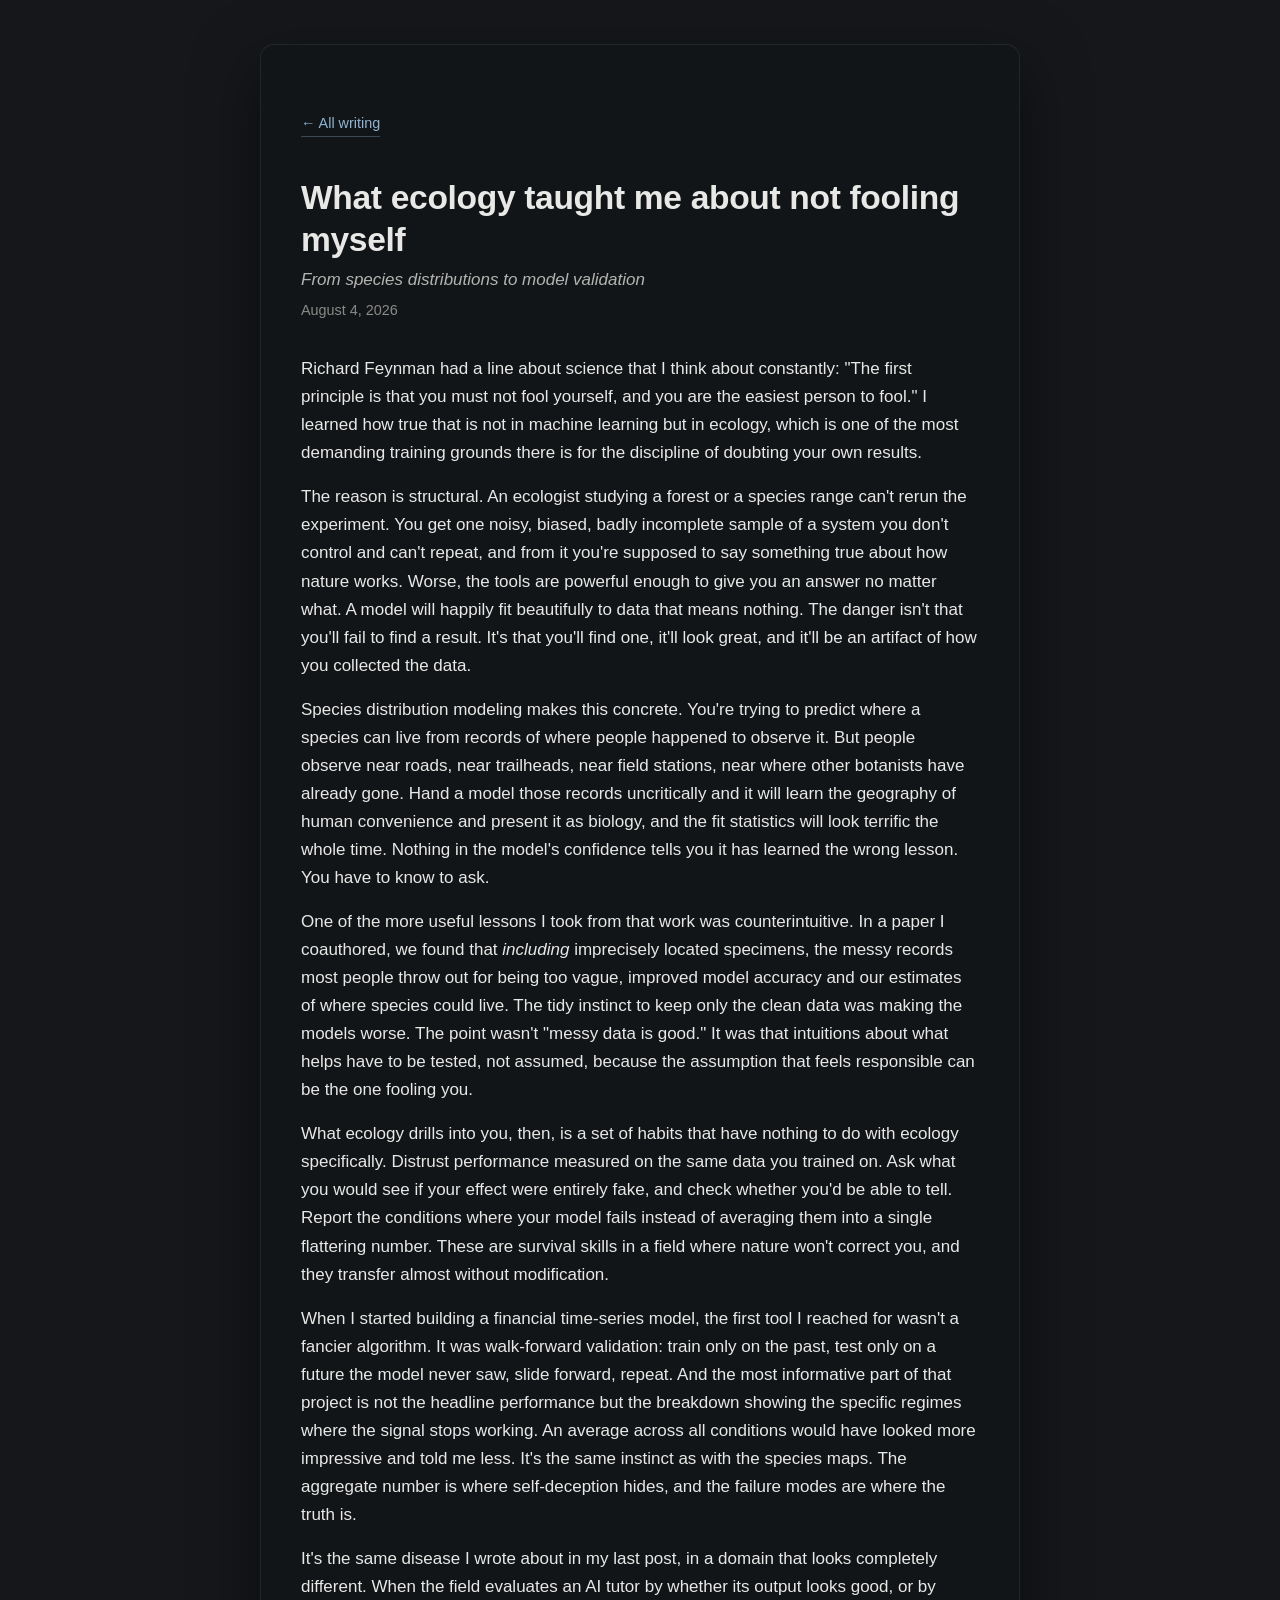
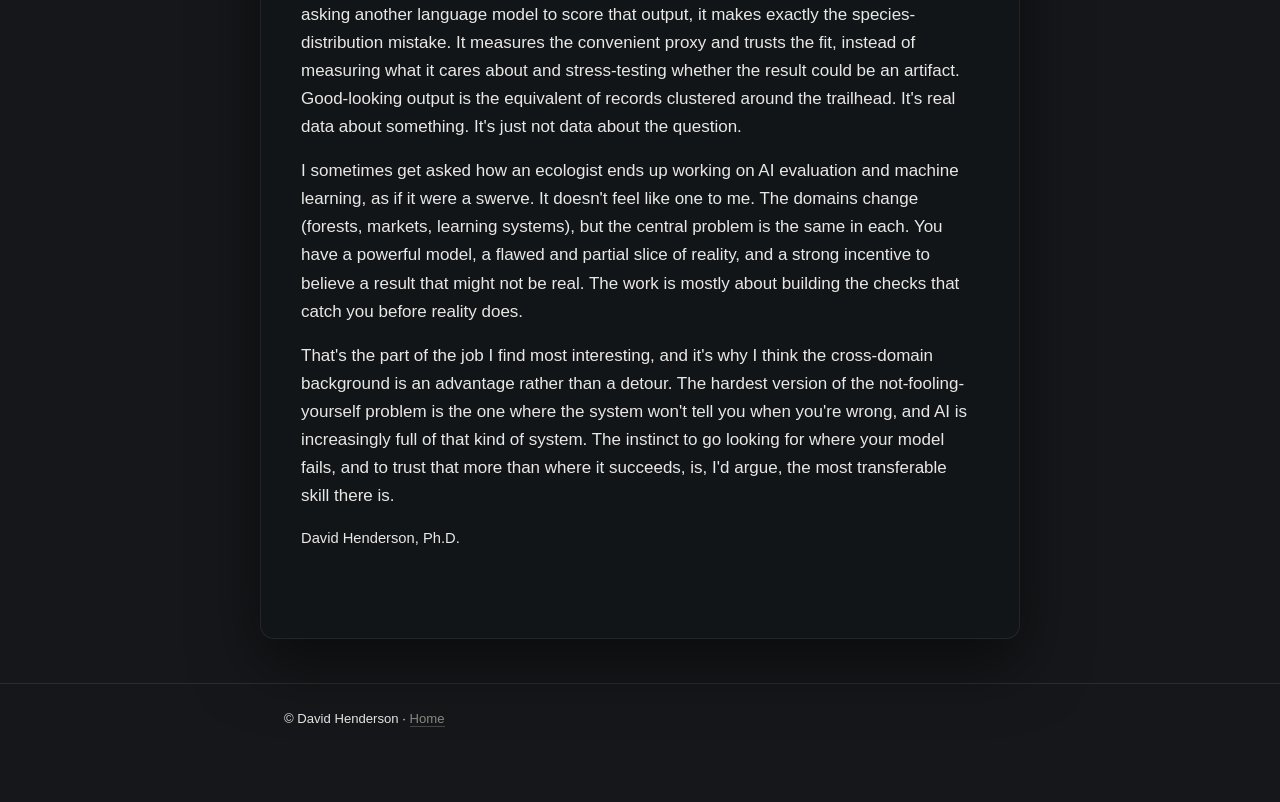
<file: posts/2026-ecology-not-fooling-myself.html>
<!DOCTYPE html>
<html lang="en">
<head>
	<meta charset="utf-8" />
	<meta name="viewport" content="width=device-width, initial-scale=1" />
	<title>What ecology taught me about not fooling myself | David Henderson</title>
	<meta name="description" content="From species distributions to model validation" />
	<link rel="stylesheet" href="../assets/css/site.css" />
</head>
<body>

	<div class="wrap">
		<article class="post">
			<a class="back" href="index.html">← All writing</a>
			<h1>What ecology taught me about not fooling myself</h1>
			<p class="post-subtitle">From species distributions to model validation</p>
			<p class="post-meta">August 4, 2026</p>

			<p>Richard Feynman had a line about science that I think about constantly: "The first principle is that you must not fool yourself, and you are the easiest person to fool." I learned how true that is not in machine learning but in ecology, which is one of the most demanding training grounds there is for the discipline of doubting your own results.</p>

			<p>The reason is structural. An ecologist studying a forest or a species range can't rerun the experiment. You get one noisy, biased, badly incomplete sample of a system you don't control and can't repeat, and from it you're supposed to say something true about how nature works. Worse, the tools are powerful enough to give you an answer no matter what. A model will happily fit beautifully to data that means nothing. The danger isn't that you'll fail to find a result. It's that you'll find one, it'll look great, and it'll be an artifact of how you collected the data.</p>

			<p>Species distribution modeling makes this concrete. You're trying to predict where a species can live from records of where people happened to observe it. But people observe near roads, near trailheads, near field stations, near where other botanists have already gone. Hand a model those records uncritically and it will learn the geography of human convenience and present it as biology, and the fit statistics will look terrific the whole time. Nothing in the model's confidence tells you it has learned the wrong lesson. You have to know to ask.</p>

			<p>One of the more useful lessons I took from that work was counterintuitive. In a paper I coauthored, we found that <em>including</em> imprecisely located specimens, the messy records most people throw out for being too vague, improved model accuracy and our estimates of where species could live. The tidy instinct to keep only the clean data was making the models worse. The point wasn't "messy data is good." It was that intuitions about what helps have to be tested, not assumed, because the assumption that feels responsible can be the one fooling you.</p>

			<p>What ecology drills into you, then, is a set of habits that have nothing to do with ecology specifically. Distrust performance measured on the same data you trained on. Ask what you would see if your effect were entirely fake, and check whether you'd be able to tell. Report the conditions where your model fails instead of averaging them into a single flattering number. These are survival skills in a field where nature won't correct you, and they transfer almost without modification.</p>

			<p>When I started building a financial time-series model, the first tool I reached for wasn't a fancier algorithm. It was walk-forward validation: train only on the past, test only on a future the model never saw, slide forward, repeat. And the most informative part of that project is not the headline performance but the breakdown showing the specific regimes where the signal stops working. An average across all conditions would have looked more impressive and told me less. It's the same instinct as with the species maps. The aggregate number is where self-deception hides, and the failure modes are where the truth is.</p>

			<p>It's the same disease I wrote about in my last post, in a domain that looks completely different. When the field evaluates an AI tutor by whether its output looks good, or by asking another language model to score that output, it makes exactly the species-distribution mistake. It measures the convenient proxy and trusts the fit, instead of measuring what it cares about and stress-testing whether the result could be an artifact. Good-looking output is the equivalent of records clustered around the trailhead. It's real data about something. It's just not data about the question.</p>

			<p>I sometimes get asked how an ecologist ends up working on AI evaluation and machine learning, as if it were a swerve. It doesn't feel like one to me. The domains change (forests, markets, learning systems), but the central problem is the same in each. You have a powerful model, a flawed and partial slice of reality, and a strong incentive to believe a result that might not be real. The work is mostly about building the checks that catch you before reality does.</p>

			<p>That's the part of the job I find most interesting, and it's why I think the cross-domain background is an advantage rather than a detour. The hardest version of the not-fooling-yourself problem is the one where the system won't tell you when you're wrong, and AI is increasingly full of that kind of system. The instinct to go looking for where your model fails, and to trust that more than where it succeeds, is, I'd argue, the most transferable skill there is.</p>

			<p class="faint">David Henderson, Ph.D.</p>
		</article>
	</div>

	<footer class="site">
		<div class="wrap">
			<p>© David Henderson · <a href="../index.html">Home</a></p>
		</div>
	</footer>

</body>
</html>
</file>
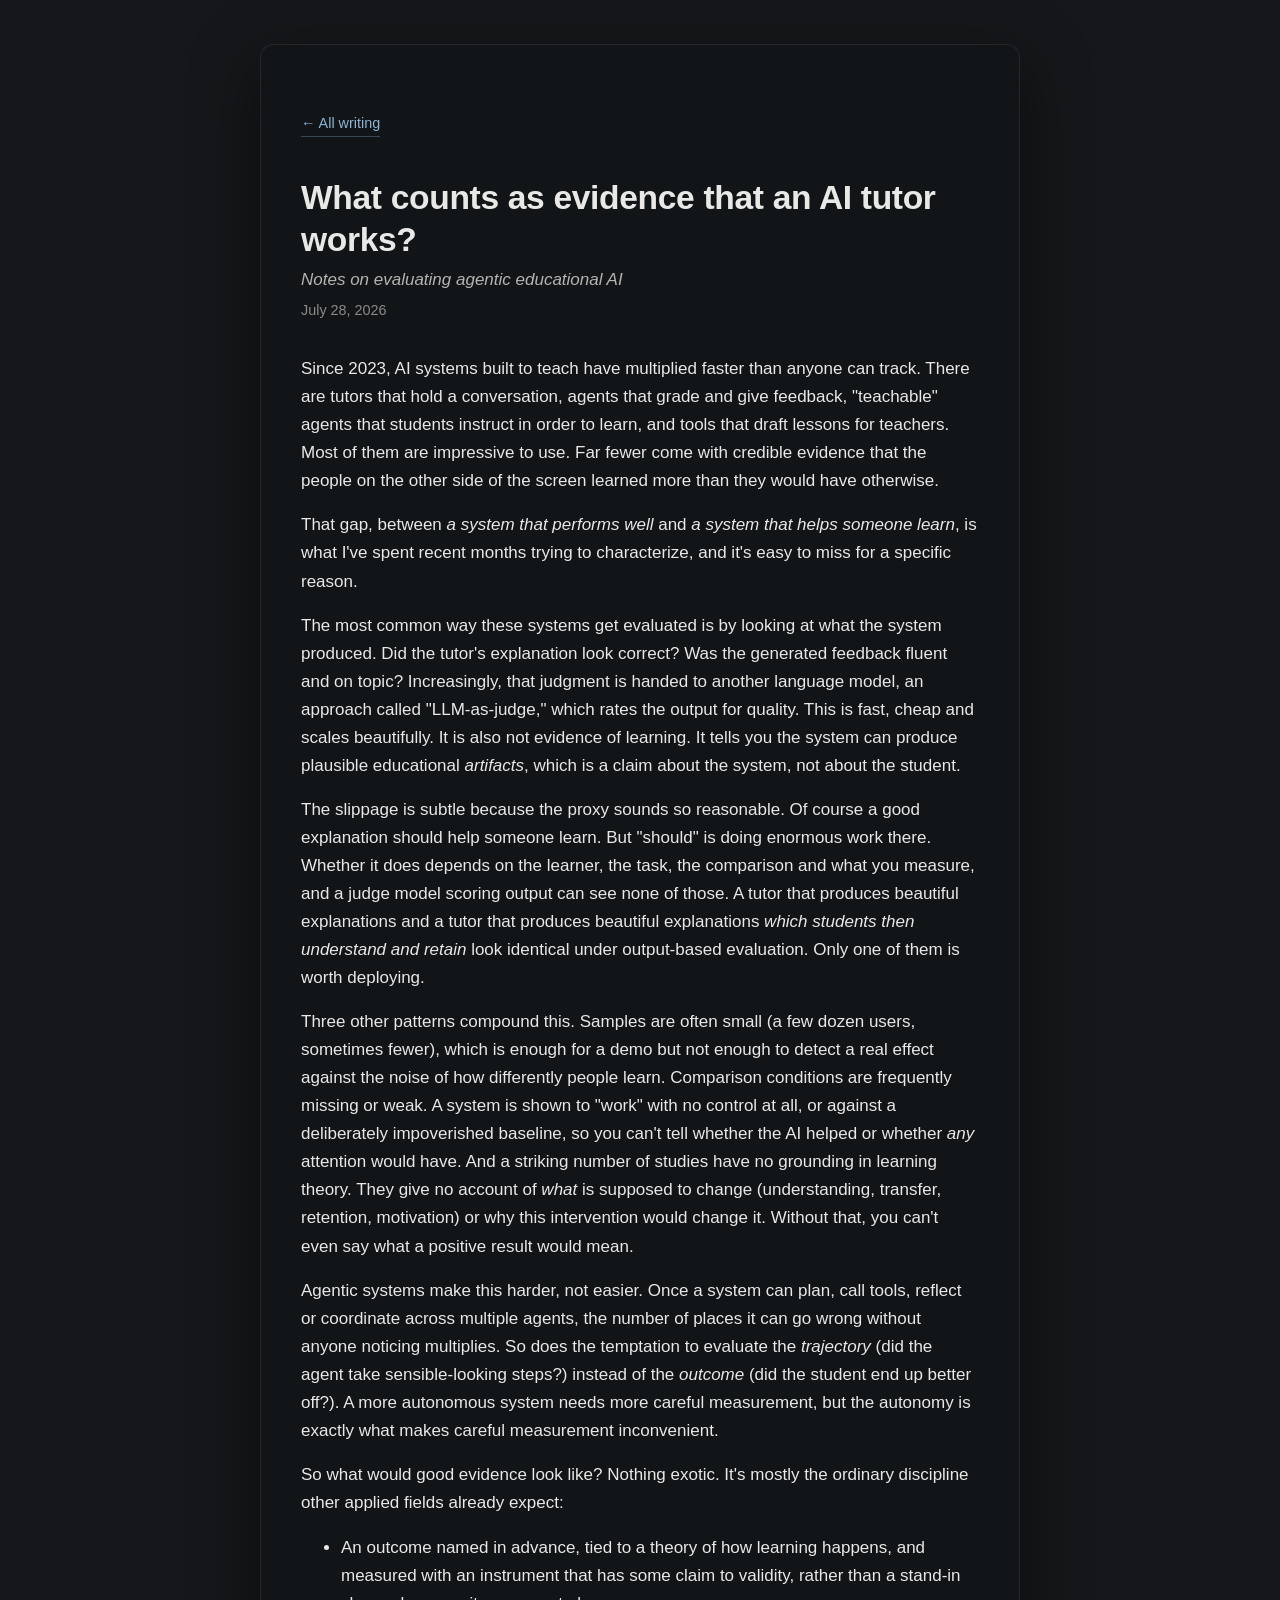
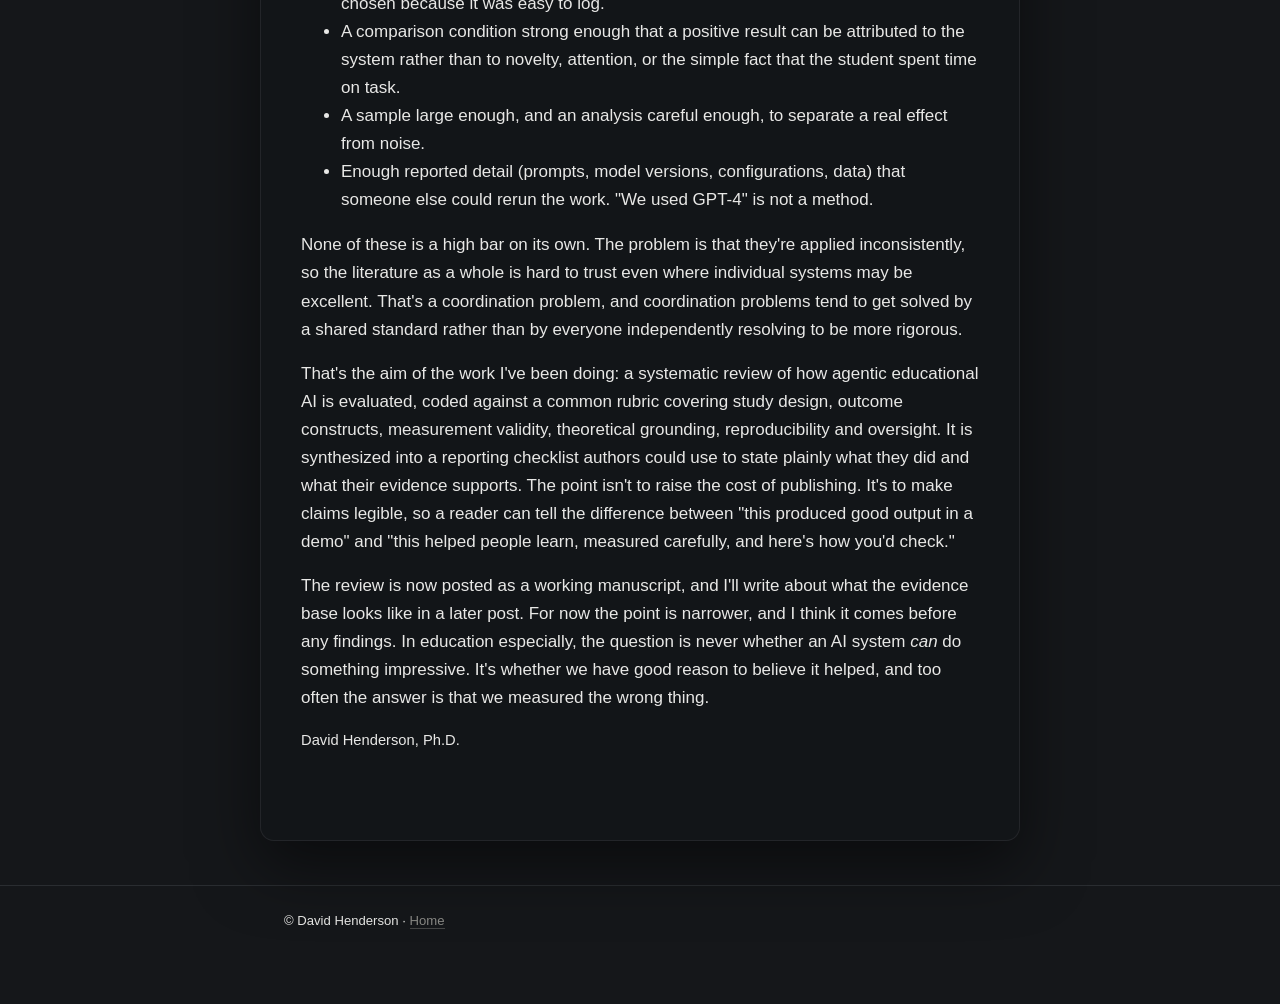
<file: posts/2026-evidence-ai-tutor.html>
<!DOCTYPE html>
<html lang="en">
<head>
	<meta charset="utf-8" />
	<meta name="viewport" content="width=device-width, initial-scale=1" />
	<title>What counts as evidence that an AI tutor works? | David Henderson</title>
	<meta name="description" content="Notes on evaluating agentic educational AI" />
	<link rel="stylesheet" href="../assets/css/site.css" />
</head>
<body>

	<div class="wrap">
		<article class="post">
			<a class="back" href="index.html">← All writing</a>
			<h1>What counts as evidence that an AI tutor works?</h1>
			<p class="post-subtitle">Notes on evaluating agentic educational AI</p>
			<p class="post-meta">July 28, 2026</p>

			<p>Since 2023, AI systems built to teach have multiplied faster than anyone can track. There are tutors that hold a conversation, agents that grade and give feedback, "teachable" agents that students instruct in order to learn, and tools that draft lessons for teachers. Most of them are impressive to use. Far fewer come with credible evidence that the people on the other side of the screen learned more than they would have otherwise.</p>

			<p>That gap, between <em>a system that performs well</em> and <em>a system that helps someone learn</em>, is what I've spent recent months trying to characterize, and it's easy to miss for a specific reason.</p>

			<p>The most common way these systems get evaluated is by looking at what the system produced. Did the tutor's explanation look correct? Was the generated feedback fluent and on topic? Increasingly, that judgment is handed to another language model, an approach called "LLM-as-judge," which rates the output for quality. This is fast, cheap and scales beautifully. It is also not evidence of learning. It tells you the system can produce plausible educational <em>artifacts</em>, which is a claim about the system, not about the student.</p>

			<p>The slippage is subtle because the proxy sounds so reasonable. Of course a good explanation should help someone learn. But "should" is doing enormous work there. Whether it does depends on the learner, the task, the comparison and what you measure, and a judge model scoring output can see none of those. A tutor that produces beautiful explanations and a tutor that produces beautiful explanations <em>which students then understand and retain</em> look identical under output-based evaluation. Only one of them is worth deploying.</p>

			<p>Three other patterns compound this. Samples are often small (a few dozen users, sometimes fewer), which is enough for a demo but not enough to detect a real effect against the noise of how differently people learn. Comparison conditions are frequently missing or weak. A system is shown to "work" with no control at all, or against a deliberately impoverished baseline, so you can't tell whether the AI helped or whether <em>any</em> attention would have. And a striking number of studies have no grounding in learning theory. They give no account of <em>what</em> is supposed to change (understanding, transfer, retention, motivation) or why this intervention would change it. Without that, you can't even say what a positive result would mean.</p>

			<p>Agentic systems make this harder, not easier. Once a system can plan, call tools, reflect or coordinate across multiple agents, the number of places it can go wrong without anyone noticing multiplies. So does the temptation to evaluate the <em>trajectory</em> (did the agent take sensible-looking steps?) instead of the <em>outcome</em> (did the student end up better off?). A more autonomous system needs more careful measurement, but the autonomy is exactly what makes careful measurement inconvenient.</p>

			<p>So what would good evidence look like? Nothing exotic. It's mostly the ordinary discipline other applied fields already expect:</p>

			<ul>
				<li>An outcome named in advance, tied to a theory of how learning happens, and measured with an instrument that has some claim to validity, rather than a stand-in chosen because it was easy to log.</li>
				<li>A comparison condition strong enough that a positive result can be attributed to the system rather than to novelty, attention, or the simple fact that the student spent time on task.</li>
				<li>A sample large enough, and an analysis careful enough, to separate a real effect from noise.</li>
				<li>Enough reported detail (prompts, model versions, configurations, data) that someone else could rerun the work. "We used GPT-4" is not a method.</li>
			</ul>

			<p>None of these is a high bar on its own. The problem is that they're applied inconsistently, so the literature as a whole is hard to trust even where individual systems may be excellent. That's a coordination problem, and coordination problems tend to get solved by a shared standard rather than by everyone independently resolving to be more rigorous.</p>

			<p>That's the aim of the work I've been doing: a systematic review of how agentic educational AI is evaluated, coded against a common rubric covering study design, outcome constructs, measurement validity, theoretical grounding, reproducibility and oversight. It is synthesized into a reporting checklist authors could use to state plainly what they did and what their evidence supports. The point isn't to raise the cost of publishing. It's to make claims legible, so a reader can tell the difference between "this produced good output in a demo" and "this helped people learn, measured carefully, and here's how you'd check."</p>

			<p>The review is now posted as a working manuscript, and I'll write about what the evidence base looks like in a later post. For now the point is narrower, and I think it comes before any findings. In education especially, the question is never whether an AI system <em>can</em> do something impressive. It's whether we have good reason to believe it helped, and too often the answer is that we measured the wrong thing.</p>

			<p class="faint">David Henderson, Ph.D.</p>
		</article>
	</div>

	<footer class="site">
		<div class="wrap">
			<p>© David Henderson · <a href="../index.html">Home</a></p>
		</div>
	</footer>

</body>
</html>
</file>
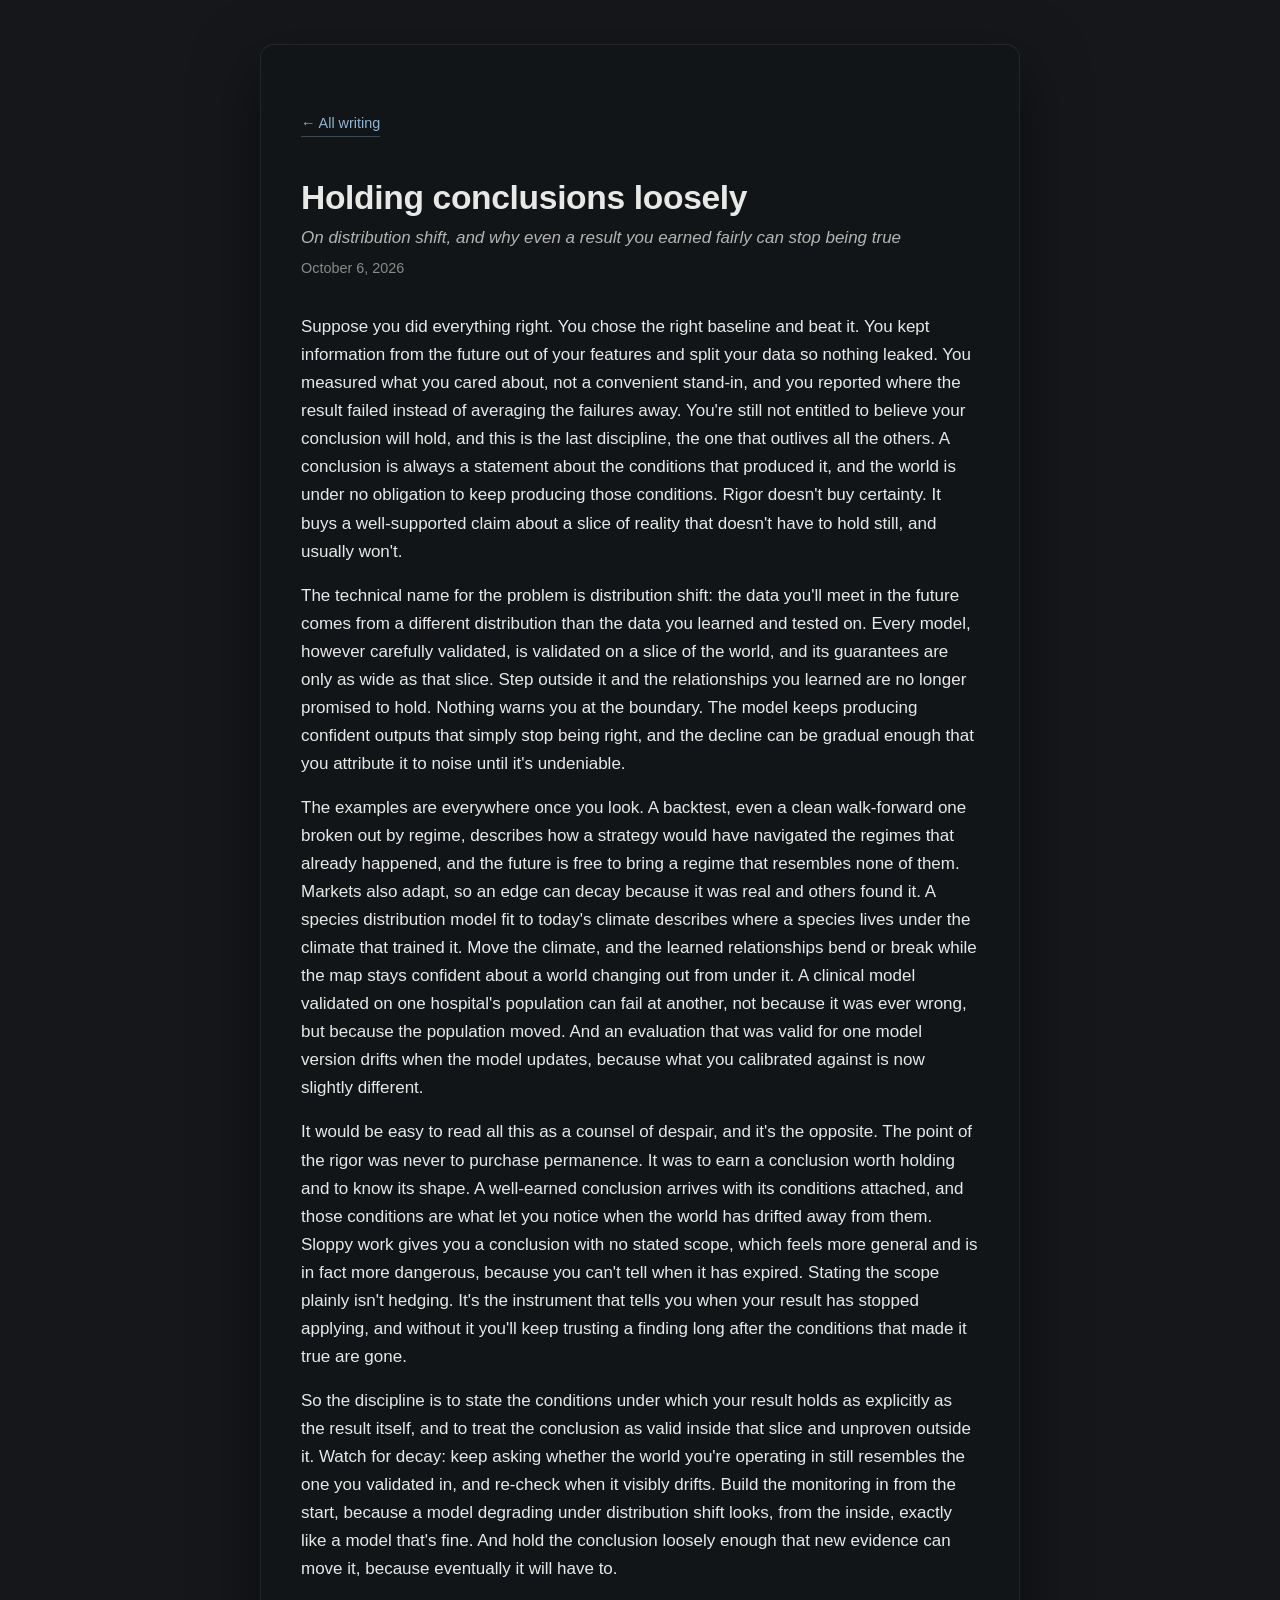
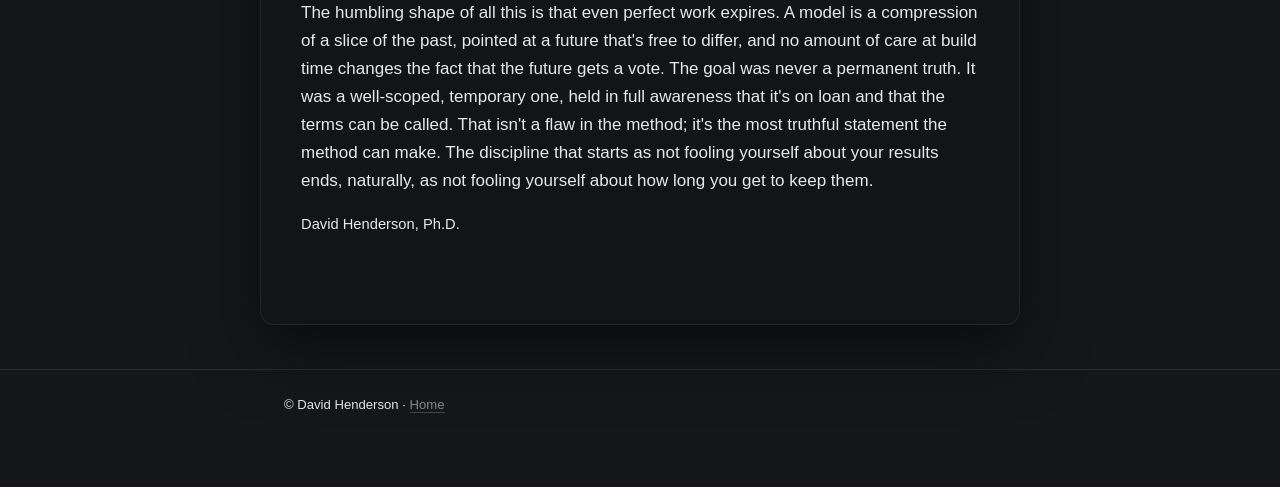
<file: posts/2026-holding-conclusions-loosely.html>
<!DOCTYPE html>
<html lang="en">
<head>
	<meta charset="utf-8" />
	<meta name="viewport" content="width=device-width, initial-scale=1" />
	<title>Holding conclusions loosely | David Henderson</title>
	<meta name="description" content="On distribution shift, and why even a result you earned fairly can stop being true" />
	<link rel="stylesheet" href="../assets/css/site.css" />
</head>
<body>

	<div class="wrap">
		<article class="post">
			<a class="back" href="index.html">← All writing</a>
			<h1>Holding conclusions loosely</h1>
			<p class="post-subtitle">On distribution shift, and why even a result you earned fairly can stop being true</p>
			<p class="post-meta">October 6, 2026</p>

			<p>Suppose you did everything right. You chose the right baseline and beat it. You kept information from the future out of your features and split your data so nothing leaked. You measured what you cared about, not a convenient stand-in, and you reported where the result failed instead of averaging the failures away. You're still not entitled to believe your conclusion will hold, and this is the last discipline, the one that outlives all the others. A conclusion is always a statement about the conditions that produced it, and the world is under no obligation to keep producing those conditions. Rigor doesn't buy certainty. It buys a well-supported claim about a slice of reality that doesn't have to hold still, and usually won't.</p>

			<p>The technical name for the problem is distribution shift: the data you'll meet in the future comes from a different distribution than the data you learned and tested on. Every model, however carefully validated, is validated on a slice of the world, and its guarantees are only as wide as that slice. Step outside it and the relationships you learned are no longer promised to hold. Nothing warns you at the boundary. The model keeps producing confident outputs that simply stop being right, and the decline can be gradual enough that you attribute it to noise until it's undeniable.</p>

			<p>The examples are everywhere once you look. A backtest, even a clean walk-forward one broken out by regime, describes how a strategy would have navigated the regimes that already happened, and the future is free to bring a regime that resembles none of them. Markets also adapt, so an edge can decay because it was real and others found it. A species distribution model fit to today's climate describes where a species lives under the climate that trained it. Move the climate, and the learned relationships bend or break while the map stays confident about a world changing out from under it. A clinical model validated on one hospital's population can fail at another, not because it was ever wrong, but because the population moved. And an evaluation that was valid for one model version drifts when the model updates, because what you calibrated against is now slightly different.</p>

			<p>It would be easy to read all this as a counsel of despair, and it's the opposite. The point of the rigor was never to purchase permanence. It was to earn a conclusion worth holding and to know its shape. A well-earned conclusion arrives with its conditions attached, and those conditions are what let you notice when the world has drifted away from them. Sloppy work gives you a conclusion with no stated scope, which feels more general and is in fact more dangerous, because you can't tell when it has expired. Stating the scope plainly isn't hedging. It's the instrument that tells you when your result has stopped applying, and without it you'll keep trusting a finding long after the conditions that made it true are gone.</p>

			<p>So the discipline is to state the conditions under which your result holds as explicitly as the result itself, and to treat the conclusion as valid inside that slice and unproven outside it. Watch for decay: keep asking whether the world you're operating in still resembles the one you validated in, and re-check when it visibly drifts. Build the monitoring in from the start, because a model degrading under distribution shift looks, from the inside, exactly like a model that's fine. And hold the conclusion loosely enough that new evidence can move it, because eventually it will have to.</p>

			<p>The humbling shape of all this is that even perfect work expires. A model is a compression of a slice of the past, pointed at a future that's free to differ, and no amount of care at build time changes the fact that the future gets a vote. The goal was never a permanent truth. It was a well-scoped, temporary one, held in full awareness that it's on loan and that the terms can be called. That isn't a flaw in the method; it's the most truthful statement the method can make. The discipline that starts as not fooling yourself about your results ends, naturally, as not fooling yourself about how long you get to keep them.</p>

			<p class="faint">David Henderson, Ph.D.</p>
		</article>
	</div>

	<footer class="site">
		<div class="wrap">
			<p>© David Henderson · <a href="../index.html">Home</a></p>
		</div>
	</footer>

</body>
</html>
</file>
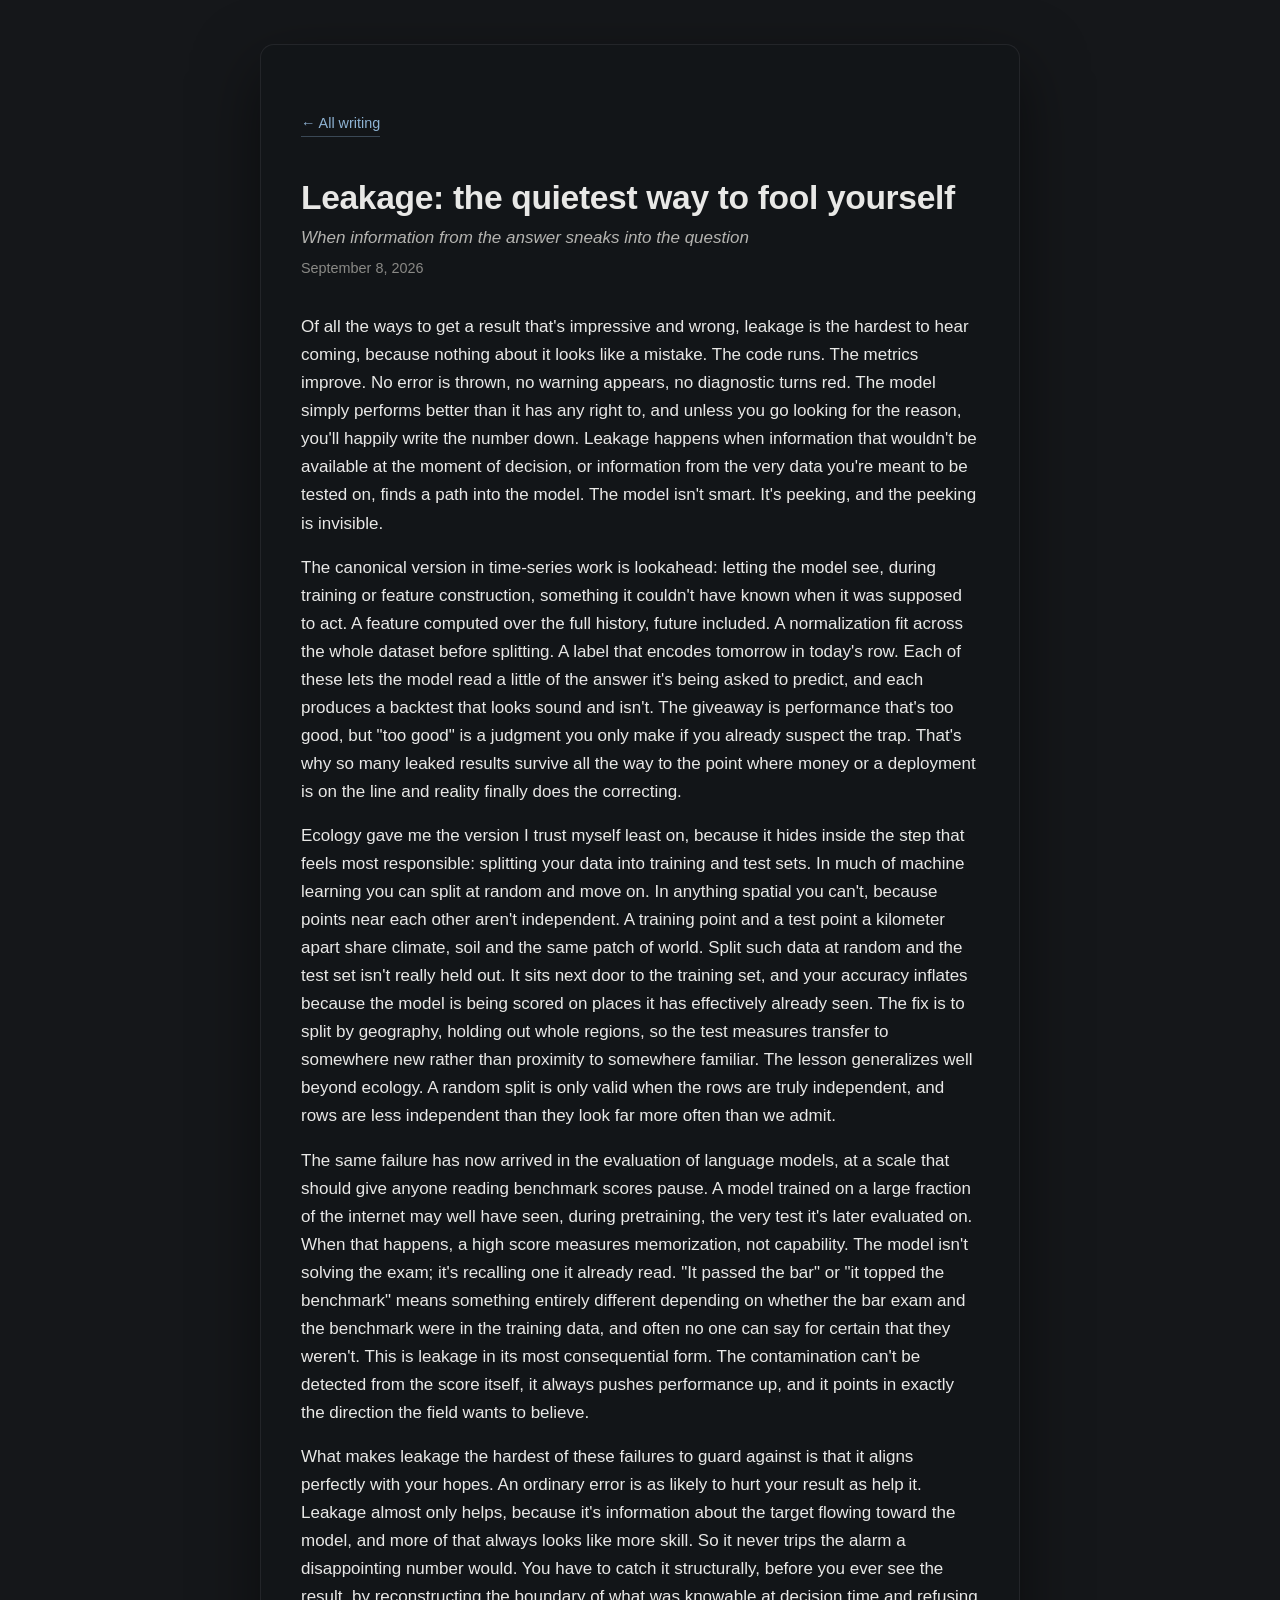
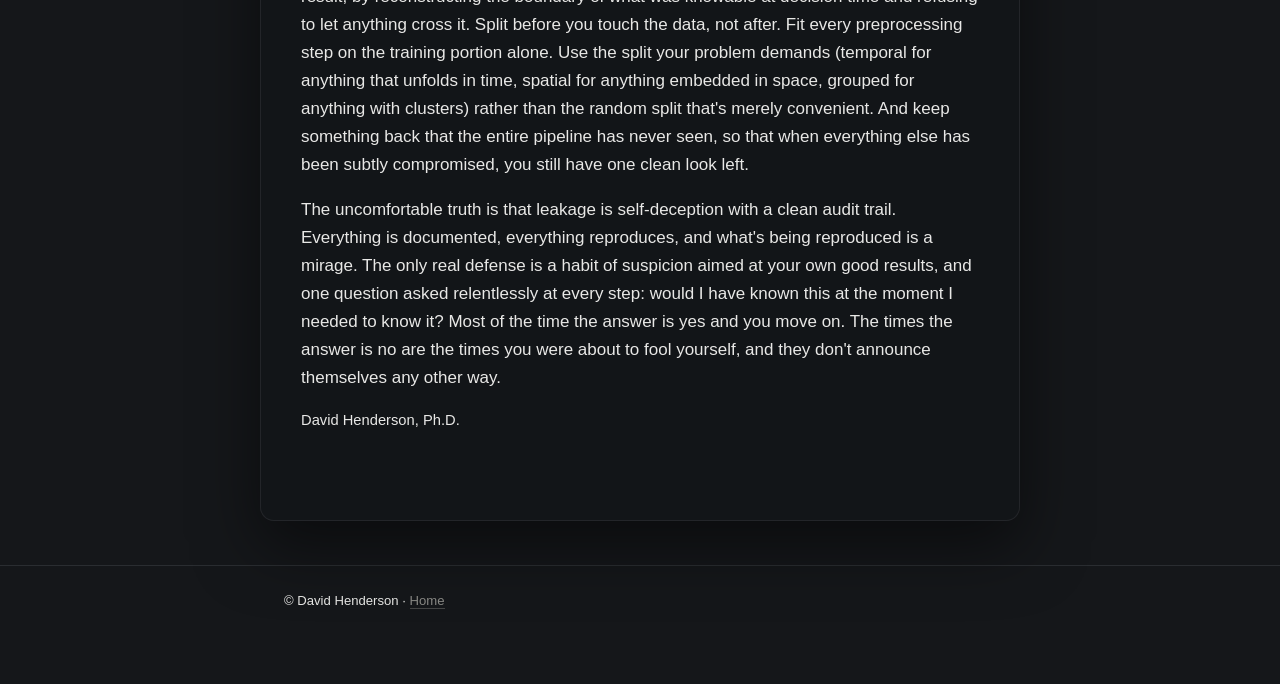
<file: posts/2026-leakage.html>
<!DOCTYPE html>
<html lang="en">
<head>
	<meta charset="utf-8" />
	<meta name="viewport" content="width=device-width, initial-scale=1" />
	<title>Leakage: the quietest way to fool yourself | David Henderson</title>
	<meta name="description" content="When information from the answer sneaks into the question" />
	<link rel="stylesheet" href="../assets/css/site.css" />
</head>
<body>

	<div class="wrap">
		<article class="post">
			<a class="back" href="index.html">← All writing</a>
			<h1>Leakage: the quietest way to fool yourself</h1>
			<p class="post-subtitle">When information from the answer sneaks into the question</p>
			<p class="post-meta">September 8, 2026</p>

			<p>Of all the ways to get a result that's impressive and wrong, leakage is the hardest to hear coming, because nothing about it looks like a mistake. The code runs. The metrics improve. No error is thrown, no warning appears, no diagnostic turns red. The model simply performs better than it has any right to, and unless you go looking for the reason, you'll happily write the number down. Leakage happens when information that wouldn't be available at the moment of decision, or information from the very data you're meant to be tested on, finds a path into the model. The model isn't smart. It's peeking, and the peeking is invisible.</p>

			<p>The canonical version in time-series work is lookahead: letting the model see, during training or feature construction, something it couldn't have known when it was supposed to act. A feature computed over the full history, future included. A normalization fit across the whole dataset before splitting. A label that encodes tomorrow in today's row. Each of these lets the model read a little of the answer it's being asked to predict, and each produces a backtest that looks sound and isn't. The giveaway is performance that's too good, but "too good" is a judgment you only make if you already suspect the trap. That's why so many leaked results survive all the way to the point where money or a deployment is on the line and reality finally does the correcting.</p>

			<p>Ecology gave me the version I trust myself least on, because it hides inside the step that feels most responsible: splitting your data into training and test sets. In much of machine learning you can split at random and move on. In anything spatial you can't, because points near each other aren't independent. A training point and a test point a kilometer apart share climate, soil and the same patch of world. Split such data at random and the test set isn't really held out. It sits next door to the training set, and your accuracy inflates because the model is being scored on places it has effectively already seen. The fix is to split by geography, holding out whole regions, so the test measures transfer to somewhere new rather than proximity to somewhere familiar. The lesson generalizes well beyond ecology. A random split is only valid when the rows are truly independent, and rows are less independent than they look far more often than we admit.</p>

			<p>The same failure has now arrived in the evaluation of language models, at a scale that should give anyone reading benchmark scores pause. A model trained on a large fraction of the internet may well have seen, during pretraining, the very test it's later evaluated on. When that happens, a high score measures memorization, not capability. The model isn't solving the exam; it's recalling one it already read. "It passed the bar" or "it topped the benchmark" means something entirely different depending on whether the bar exam and the benchmark were in the training data, and often no one can say for certain that they weren't. This is leakage in its most consequential form. The contamination can't be detected from the score itself, it always pushes performance up, and it points in exactly the direction the field wants to believe.</p>

			<p>What makes leakage the hardest of these failures to guard against is that it aligns perfectly with your hopes. An ordinary error is as likely to hurt your result as help it. Leakage almost only helps, because it's information about the target flowing toward the model, and more of that always looks like more skill. So it never trips the alarm a disappointing number would. You have to catch it structurally, before you ever see the result, by reconstructing the boundary of what was knowable at decision time and refusing to let anything cross it. Split before you touch the data, not after. Fit every preprocessing step on the training portion alone. Use the split your problem demands (temporal for anything that unfolds in time, spatial for anything embedded in space, grouped for anything with clusters) rather than the random split that's merely convenient. And keep something back that the entire pipeline has never seen, so that when everything else has been subtly compromised, you still have one clean look left.</p>

			<p>The uncomfortable truth is that leakage is self-deception with a clean audit trail. Everything is documented, everything reproduces, and what's being reproduced is a mirage. The only real defense is a habit of suspicion aimed at your own good results, and one question asked relentlessly at every step: would I have known this at the moment I needed to know it? Most of the time the answer is yes and you move on. The times the answer is no are the times you were about to fool yourself, and they don't announce themselves any other way.</p>

			<p class="faint">David Henderson, Ph.D.</p>
		</article>
	</div>

	<footer class="site">
		<div class="wrap">
			<p>© David Henderson · <a href="../index.html">Home</a></p>
		</div>
	</footer>

</body>
</html>
</file>
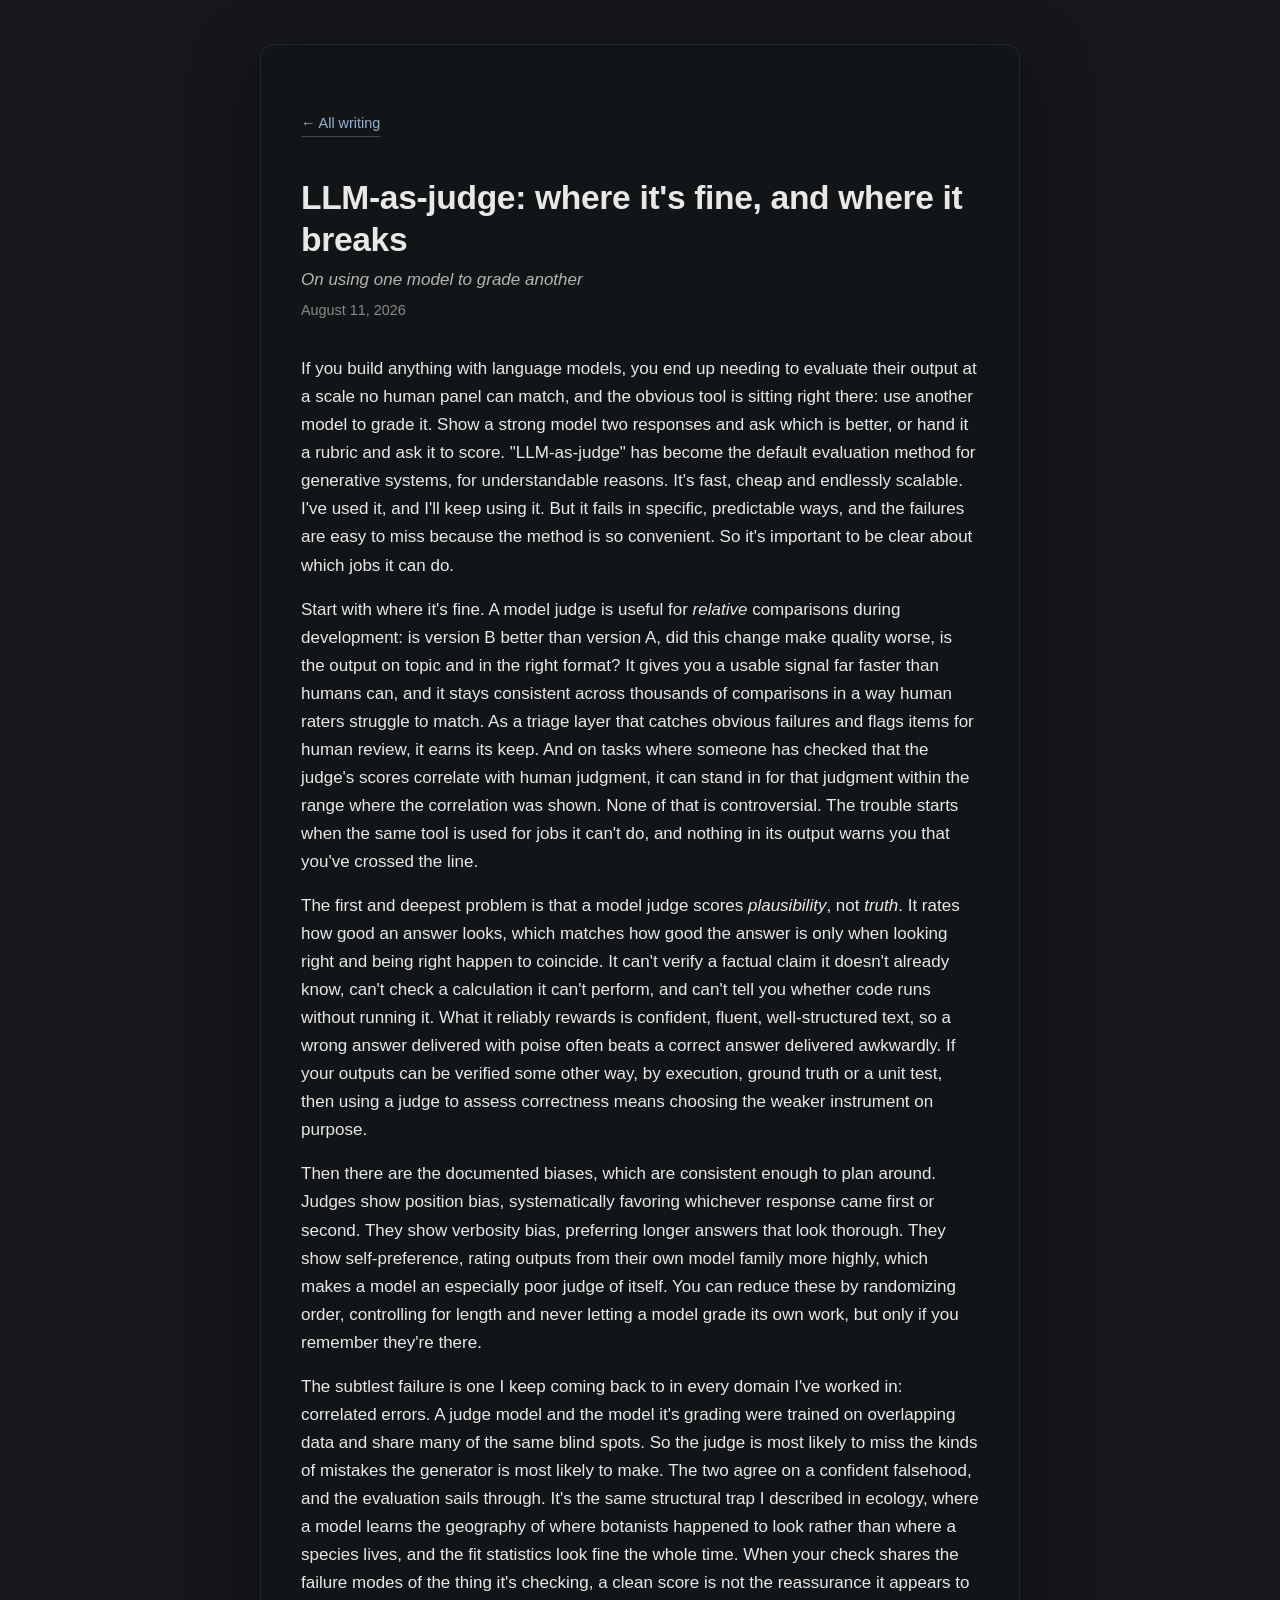
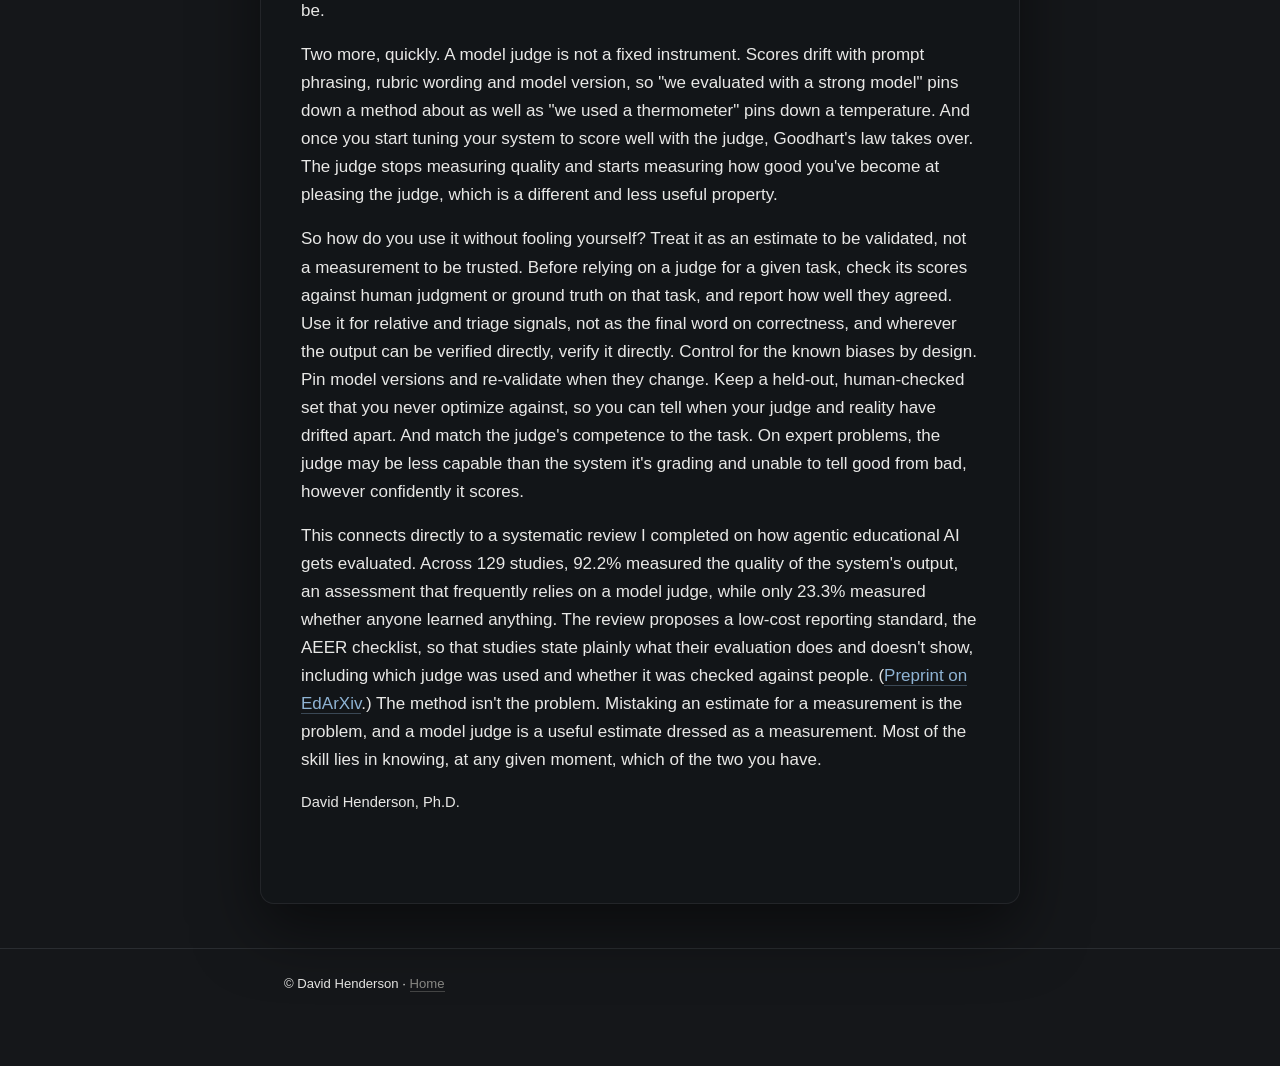
<file: posts/2026-llm-as-judge.html>
<!DOCTYPE html>
<html lang="en">
<head>
	<meta charset="utf-8" />
	<meta name="viewport" content="width=device-width, initial-scale=1" />
	<title>LLM-as-judge: where it's fine, and where it breaks | David Henderson</title>
	<meta name="description" content="On using one model to grade another" />
	<link rel="stylesheet" href="../assets/css/site.css" />
</head>
<body>

	<div class="wrap">
		<article class="post">
			<a class="back" href="index.html">← All writing</a>
			<h1>LLM-as-judge: where it's fine, and where it breaks</h1>
			<p class="post-subtitle">On using one model to grade another</p>
			<p class="post-meta">August 11, 2026</p>

			<p>If you build anything with language models, you end up needing to evaluate their output at a scale no human panel can match, and the obvious tool is sitting right there: use another model to grade it. Show a strong model two responses and ask which is better, or hand it a rubric and ask it to score. "LLM-as-judge" has become the default evaluation method for generative systems, for understandable reasons. It's fast, cheap and endlessly scalable. I've used it, and I'll keep using it. But it fails in specific, predictable ways, and the failures are easy to miss because the method is so convenient. So it's important to be clear about which jobs it can do.</p>

			<p>Start with where it's fine. A model judge is useful for <em>relative</em> comparisons during development: is version B better than version A, did this change make quality worse, is the output on topic and in the right format? It gives you a usable signal far faster than humans can, and it stays consistent across thousands of comparisons in a way human raters struggle to match. As a triage layer that catches obvious failures and flags items for human review, it earns its keep. And on tasks where someone has checked that the judge's scores correlate with human judgment, it can stand in for that judgment within the range where the correlation was shown. None of that is controversial. The trouble starts when the same tool is used for jobs it can't do, and nothing in its output warns you that you've crossed the line.</p>

			<p>The first and deepest problem is that a model judge scores <em>plausibility</em>, not <em>truth</em>. It rates how good an answer looks, which matches how good the answer is only when looking right and being right happen to coincide. It can't verify a factual claim it doesn't already know, can't check a calculation it can't perform, and can't tell you whether code runs without running it. What it reliably rewards is confident, fluent, well-structured text, so a wrong answer delivered with poise often beats a correct answer delivered awkwardly. If your outputs can be verified some other way, by execution, ground truth or a unit test, then using a judge to assess correctness means choosing the weaker instrument on purpose.</p>

			<p>Then there are the documented biases, which are consistent enough to plan around. Judges show position bias, systematically favoring whichever response came first or second. They show verbosity bias, preferring longer answers that look thorough. They show self-preference, rating outputs from their own model family more highly, which makes a model an especially poor judge of itself. You can reduce these by randomizing order, controlling for length and never letting a model grade its own work, but only if you remember they're there.</p>

			<p>The subtlest failure is one I keep coming back to in every domain I've worked in: correlated errors. A judge model and the model it's grading were trained on overlapping data and share many of the same blind spots. So the judge is most likely to miss the kinds of mistakes the generator is most likely to make. The two agree on a confident falsehood, and the evaluation sails through. It's the same structural trap I described in ecology, where a model learns the geography of where botanists happened to look rather than where a species lives, and the fit statistics look fine the whole time. When your check shares the failure modes of the thing it's checking, a clean score is not the reassurance it appears to be.</p>

			<p>Two more, quickly. A model judge is not a fixed instrument. Scores drift with prompt phrasing, rubric wording and model version, so "we evaluated with a strong model" pins down a method about as well as "we used a thermometer" pins down a temperature. And once you start tuning your system to score well with the judge, Goodhart's law takes over. The judge stops measuring quality and starts measuring how good you've become at pleasing the judge, which is a different and less useful property.</p>

			<p>So how do you use it without fooling yourself? Treat it as an estimate to be validated, not a measurement to be trusted. Before relying on a judge for a given task, check its scores against human judgment or ground truth on that task, and report how well they agreed. Use it for relative and triage signals, not as the final word on correctness, and wherever the output can be verified directly, verify it directly. Control for the known biases by design. Pin model versions and re-validate when they change. Keep a held-out, human-checked set that you never optimize against, so you can tell when your judge and reality have drifted apart. And match the judge's competence to the task. On expert problems, the judge may be less capable than the system it's grading and unable to tell good from bad, however confidently it scores.</p>

			<p>This connects directly to a systematic review I completed on how agentic educational AI gets evaluated. Across 129 studies, 92.2% measured the quality of the system's output, an assessment that frequently relies on a model judge, while only 23.3% measured whether anyone learned anything. The review proposes a low-cost reporting standard, the AEER checklist, so that studies state plainly what their evaluation does and doesn't show, including which judge was used and whether it was checked against people. (<a href="https://doi.org/10.35542/osf.io/ek9wp_v2">Preprint on EdArXiv</a>.) The method isn't the problem. Mistaking an estimate for a measurement is the problem, and a model judge is a useful estimate dressed as a measurement. Most of the skill lies in knowing, at any given moment, which of the two you have.</p>

			<p class="faint">David Henderson, Ph.D.</p>
		</article>
	</div>

	<footer class="site">
		<div class="wrap">
			<p>© David Henderson · <a href="../index.html">Home</a></p>
		</div>
	</footer>

</body>
</html>
</file>
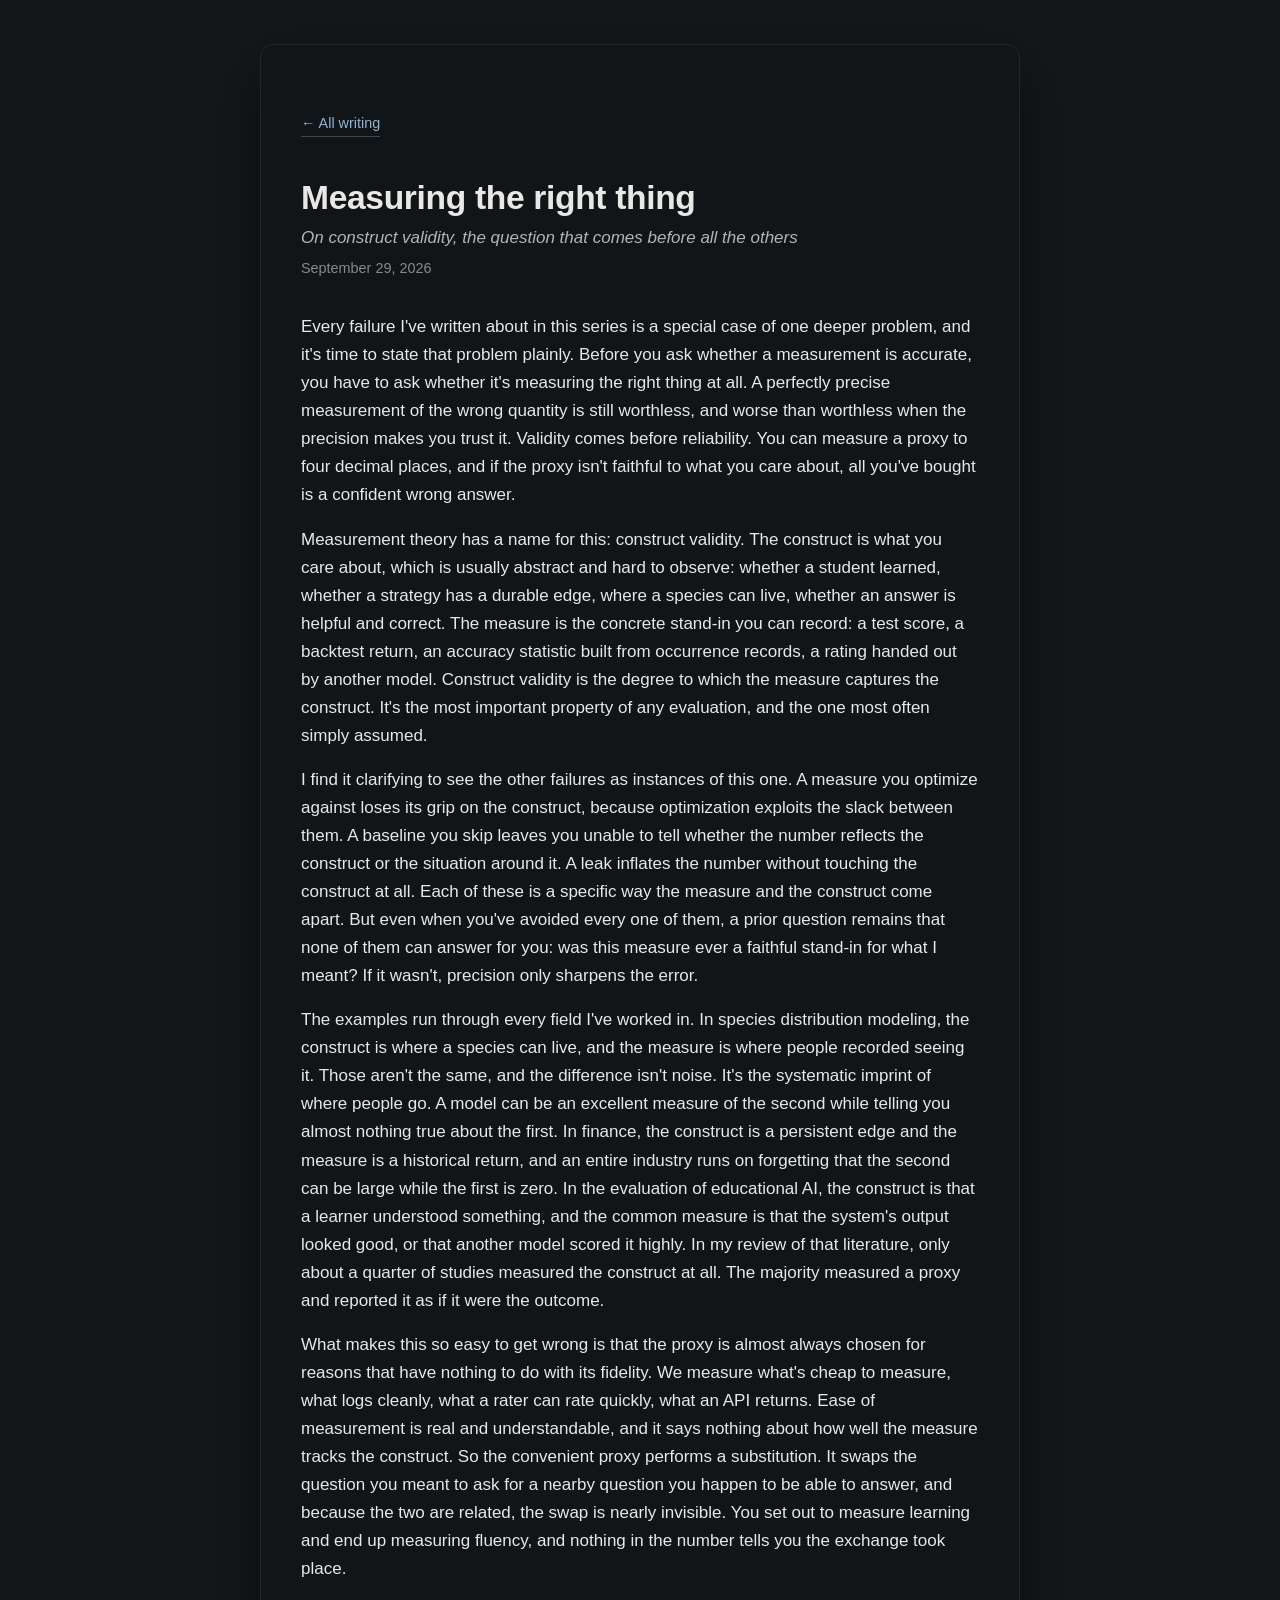
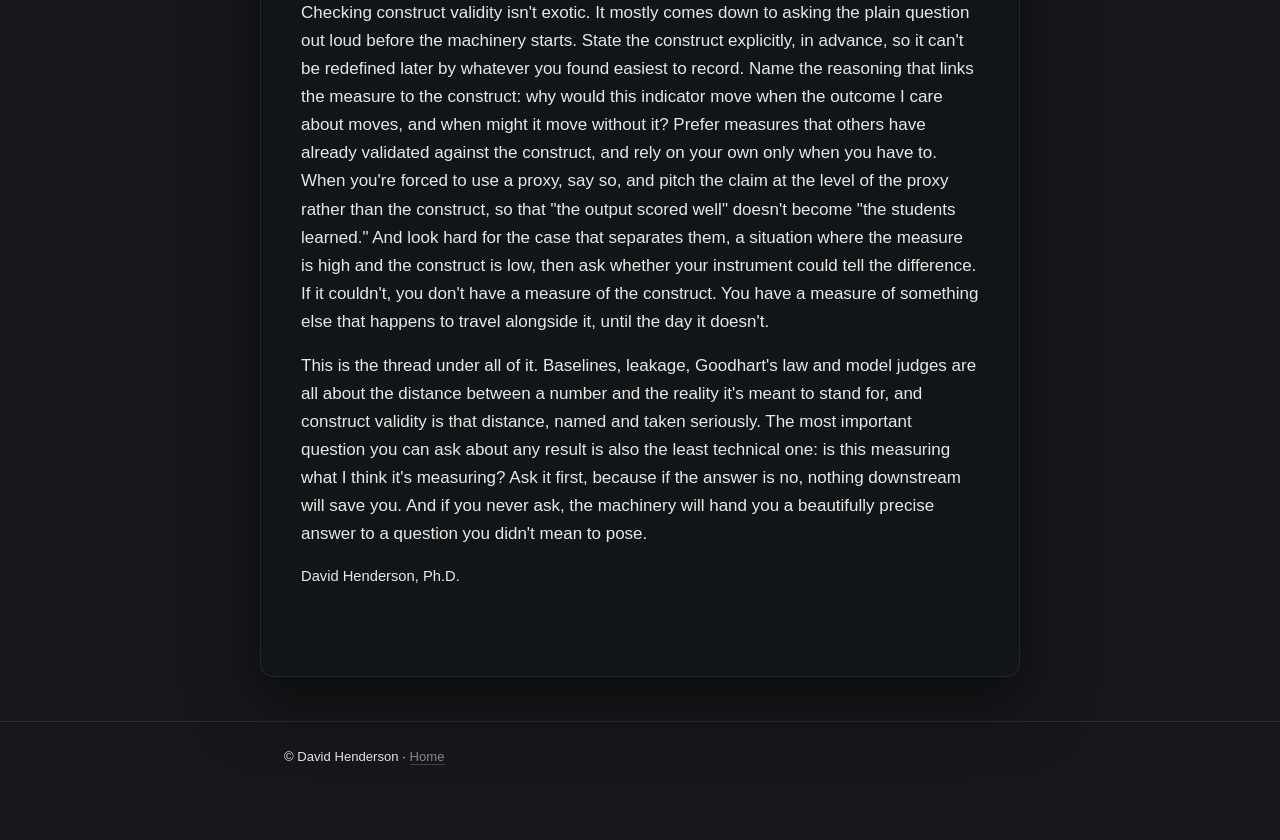
<file: posts/2026-measuring-the-right-thing.html>
<!DOCTYPE html>
<html lang="en">
<head>
	<meta charset="utf-8" />
	<meta name="viewport" content="width=device-width, initial-scale=1" />
	<title>Measuring the right thing | David Henderson</title>
	<meta name="description" content="On construct validity, the question that comes before all the others" />
	<link rel="stylesheet" href="../assets/css/site.css" />
</head>
<body>

	<div class="wrap">
		<article class="post">
			<a class="back" href="index.html">← All writing</a>
			<h1>Measuring the right thing</h1>
			<p class="post-subtitle">On construct validity, the question that comes before all the others</p>
			<p class="post-meta">September 29, 2026</p>

			<p>Every failure I've written about in this series is a special case of one deeper problem, and it's time to state that problem plainly. Before you ask whether a measurement is accurate, you have to ask whether it's measuring the right thing at all. A perfectly precise measurement of the wrong quantity is still worthless, and worse than worthless when the precision makes you trust it. Validity comes before reliability. You can measure a proxy to four decimal places, and if the proxy isn't faithful to what you care about, all you've bought is a confident wrong answer.</p>

			<p>Measurement theory has a name for this: construct validity. The construct is what you care about, which is usually abstract and hard to observe: whether a student learned, whether a strategy has a durable edge, where a species can live, whether an answer is helpful and correct. The measure is the concrete stand-in you can record: a test score, a backtest return, an accuracy statistic built from occurrence records, a rating handed out by another model. Construct validity is the degree to which the measure captures the construct. It's the most important property of any evaluation, and the one most often simply assumed.</p>

			<p>I find it clarifying to see the other failures as instances of this one. A measure you optimize against loses its grip on the construct, because optimization exploits the slack between them. A baseline you skip leaves you unable to tell whether the number reflects the construct or the situation around it. A leak inflates the number without touching the construct at all. Each of these is a specific way the measure and the construct come apart. But even when you've avoided every one of them, a prior question remains that none of them can answer for you: was this measure ever a faithful stand-in for what I meant? If it wasn't, precision only sharpens the error.</p>

			<p>The examples run through every field I've worked in. In species distribution modeling, the construct is where a species can live, and the measure is where people recorded seeing it. Those aren't the same, and the difference isn't noise. It's the systematic imprint of where people go. A model can be an excellent measure of the second while telling you almost nothing true about the first. In finance, the construct is a persistent edge and the measure is a historical return, and an entire industry runs on forgetting that the second can be large while the first is zero. In the evaluation of educational AI, the construct is that a learner understood something, and the common measure is that the system's output looked good, or that another model scored it highly. In my review of that literature, only about a quarter of studies measured the construct at all. The majority measured a proxy and reported it as if it were the outcome.</p>

			<p>What makes this so easy to get wrong is that the proxy is almost always chosen for reasons that have nothing to do with its fidelity. We measure what's cheap to measure, what logs cleanly, what a rater can rate quickly, what an API returns. Ease of measurement is real and understandable, and it says nothing about how well the measure tracks the construct. So the convenient proxy performs a substitution. It swaps the question you meant to ask for a nearby question you happen to be able to answer, and because the two are related, the swap is nearly invisible. You set out to measure learning and end up measuring fluency, and nothing in the number tells you the exchange took place.</p>

			<p>Checking construct validity isn't exotic. It mostly comes down to asking the plain question out loud before the machinery starts. State the construct explicitly, in advance, so it can't be redefined later by whatever you found easiest to record. Name the reasoning that links the measure to the construct: why would this indicator move when the outcome I care about moves, and when might it move without it? Prefer measures that others have already validated against the construct, and rely on your own only when you have to. When you're forced to use a proxy, say so, and pitch the claim at the level of the proxy rather than the construct, so that "the output scored well" doesn't become "the students learned." And look hard for the case that separates them, a situation where the measure is high and the construct is low, then ask whether your instrument could tell the difference. If it couldn't, you don't have a measure of the construct. You have a measure of something else that happens to travel alongside it, until the day it doesn't.</p>

			<p>This is the thread under all of it. Baselines, leakage, Goodhart's law and model judges are all about the distance between a number and the reality it's meant to stand for, and construct validity is that distance, named and taken seriously. The most important question you can ask about any result is also the least technical one: is this measuring what I think it's measuring? Ask it first, because if the answer is no, nothing downstream will save you. And if you never ask, the machinery will hand you a beautifully precise answer to a question you didn't mean to pose.</p>

			<p class="faint">David Henderson, Ph.D.</p>
		</article>
	</div>

	<footer class="site">
		<div class="wrap">
			<p>© David Henderson · <a href="../index.html">Home</a></p>
		</div>
	</footer>

</body>
</html>
</file>
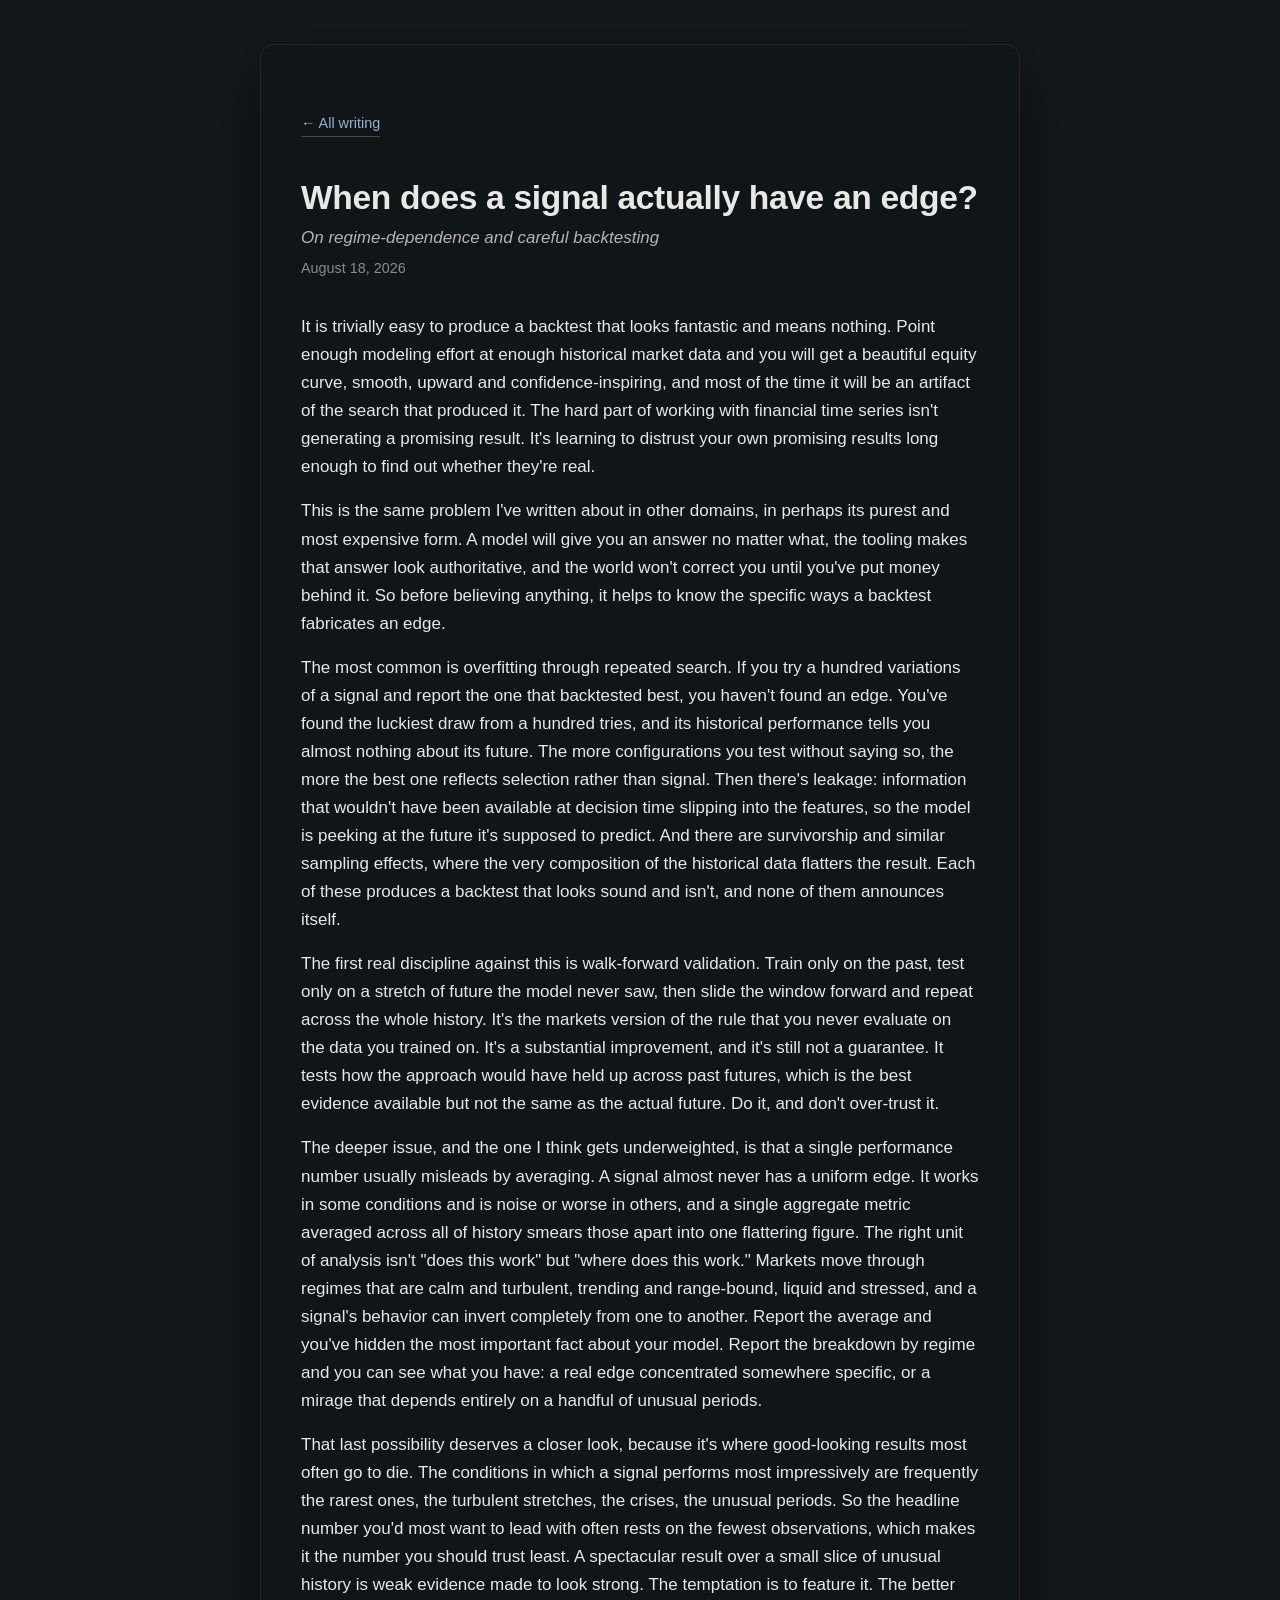
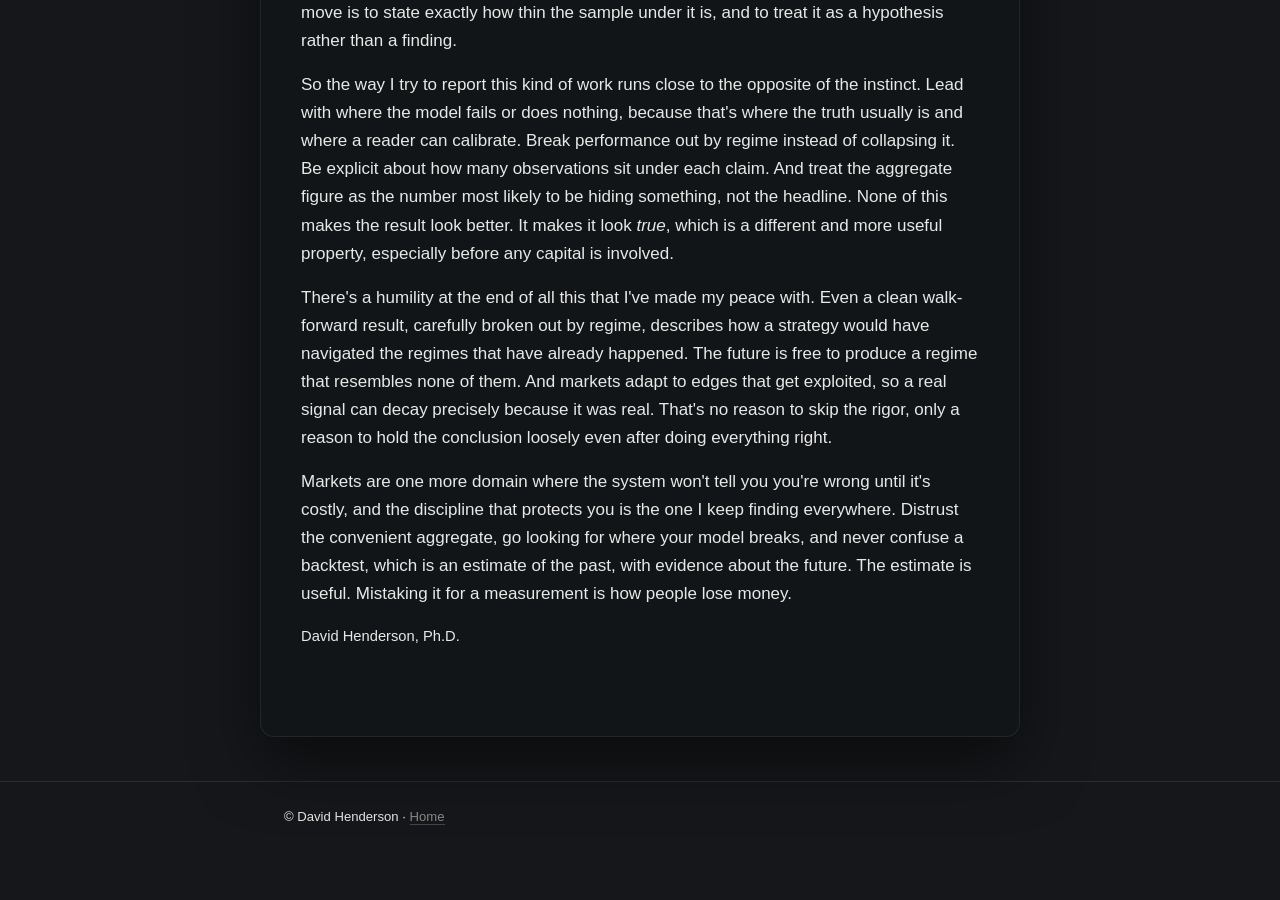
<file: posts/2026-signal-edge-backtesting.html>
<!DOCTYPE html>
<html lang="en">
<head>
	<meta charset="utf-8" />
	<meta name="viewport" content="width=device-width, initial-scale=1" />
	<title>When does a signal actually have an edge? | David Henderson</title>
	<meta name="description" content="On regime-dependence and careful backtesting" />
	<link rel="stylesheet" href="../assets/css/site.css" />
</head>
<body>

	<div class="wrap">
		<article class="post">
			<a class="back" href="index.html">← All writing</a>
			<h1>When does a signal actually have an edge?</h1>
			<p class="post-subtitle">On regime-dependence and careful backtesting</p>
			<p class="post-meta">August 18, 2026</p>

			<p>It is trivially easy to produce a backtest that looks fantastic and means nothing. Point enough modeling effort at enough historical market data and you will get a beautiful equity curve, smooth, upward and confidence-inspiring, and most of the time it will be an artifact of the search that produced it. The hard part of working with financial time series isn't generating a promising result. It's learning to distrust your own promising results long enough to find out whether they're real.</p>

			<p>This is the same problem I've written about in other domains, in perhaps its purest and most expensive form. A model will give you an answer no matter what, the tooling makes that answer look authoritative, and the world won't correct you until you've put money behind it. So before believing anything, it helps to know the specific ways a backtest fabricates an edge.</p>

			<p>The most common is overfitting through repeated search. If you try a hundred variations of a signal and report the one that backtested best, you haven't found an edge. You've found the luckiest draw from a hundred tries, and its historical performance tells you almost nothing about its future. The more configurations you test without saying so, the more the best one reflects selection rather than signal. Then there's leakage: information that wouldn't have been available at decision time slipping into the features, so the model is peeking at the future it's supposed to predict. And there are survivorship and similar sampling effects, where the very composition of the historical data flatters the result. Each of these produces a backtest that looks sound and isn't, and none of them announces itself.</p>

			<p>The first real discipline against this is walk-forward validation. Train only on the past, test only on a stretch of future the model never saw, then slide the window forward and repeat across the whole history. It's the markets version of the rule that you never evaluate on the data you trained on. It's a substantial improvement, and it's still not a guarantee. It tests how the approach would have held up across past futures, which is the best evidence available but not the same as the actual future. Do it, and don't over-trust it.</p>

			<p>The deeper issue, and the one I think gets underweighted, is that a single performance number usually misleads by averaging. A signal almost never has a uniform edge. It works in some conditions and is noise or worse in others, and a single aggregate metric averaged across all of history smears those apart into one flattering figure. The right unit of analysis isn't "does this work" but "where does this work." Markets move through regimes that are calm and turbulent, trending and range-bound, liquid and stressed, and a signal's behavior can invert completely from one to another. Report the average and you've hidden the most important fact about your model. Report the breakdown by regime and you can see what you have: a real edge concentrated somewhere specific, or a mirage that depends entirely on a handful of unusual periods.</p>

			<p>That last possibility deserves a closer look, because it's where good-looking results most often go to die. The conditions in which a signal performs most impressively are frequently the rarest ones, the turbulent stretches, the crises, the unusual periods. So the headline number you'd most want to lead with often rests on the fewest observations, which makes it the number you should trust least. A spectacular result over a small slice of unusual history is weak evidence made to look strong. The temptation is to feature it. The better move is to state exactly how thin the sample under it is, and to treat it as a hypothesis rather than a finding.</p>

			<p>So the way I try to report this kind of work runs close to the opposite of the instinct. Lead with where the model fails or does nothing, because that's where the truth usually is and where a reader can calibrate. Break performance out by regime instead of collapsing it. Be explicit about how many observations sit under each claim. And treat the aggregate figure as the number most likely to be hiding something, not the headline. None of this makes the result look better. It makes it look <em>true</em>, which is a different and more useful property, especially before any capital is involved.</p>

			<p>There's a humility at the end of all this that I've made my peace with. Even a clean walk-forward result, carefully broken out by regime, describes how a strategy would have navigated the regimes that have already happened. The future is free to produce a regime that resembles none of them. And markets adapt to edges that get exploited, so a real signal can decay precisely because it was real. That's no reason to skip the rigor, only a reason to hold the conclusion loosely even after doing everything right.</p>

			<p>Markets are one more domain where the system won't tell you you're wrong until it's costly, and the discipline that protects you is the one I keep finding everywhere. Distrust the convenient aggregate, go looking for where your model breaks, and never confuse a backtest, which is an estimate of the past, with evidence about the future. The estimate is useful. Mistaking it for a measurement is how people lose money.</p>

			<p class="faint">David Henderson, Ph.D.</p>
		</article>
	</div>

	<footer class="site">
		<div class="wrap">
			<p>© David Henderson · <a href="../index.html">Home</a></p>
		</div>
	</footer>

</body>
</html>
</file>
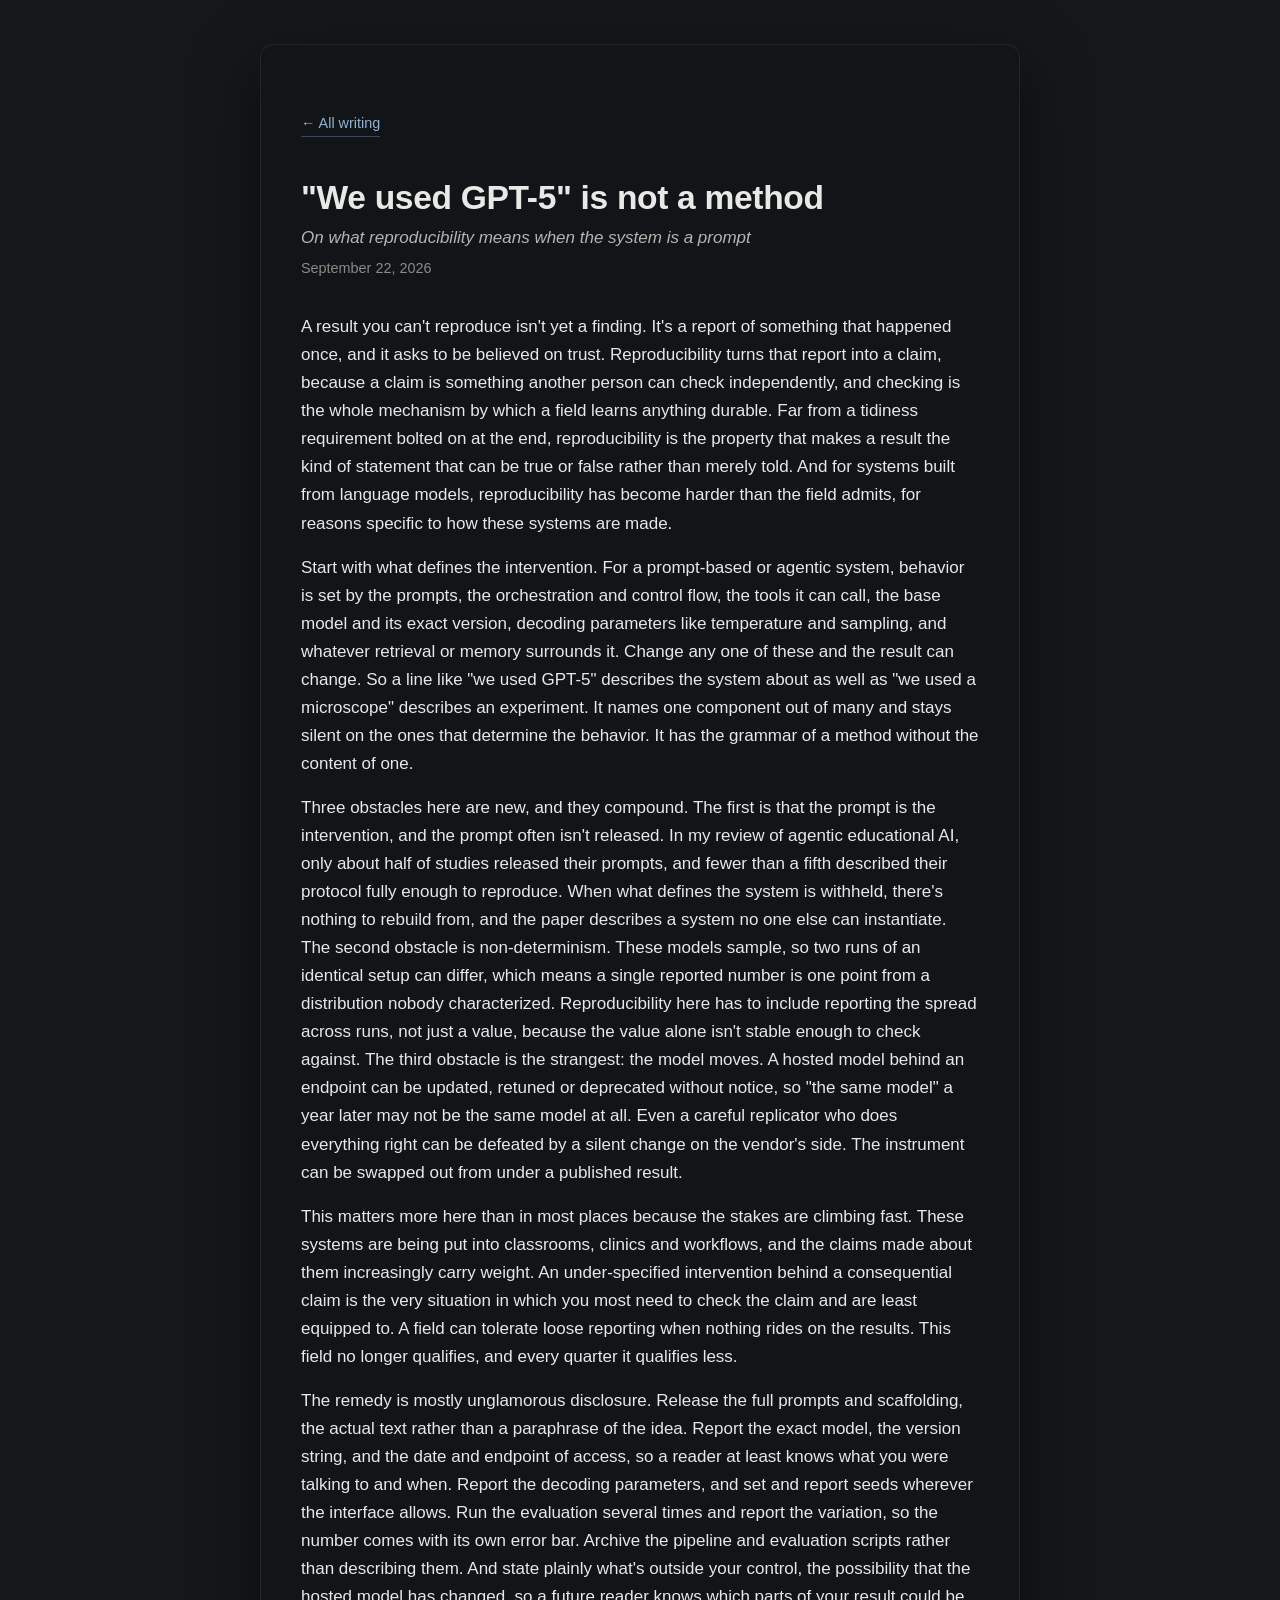
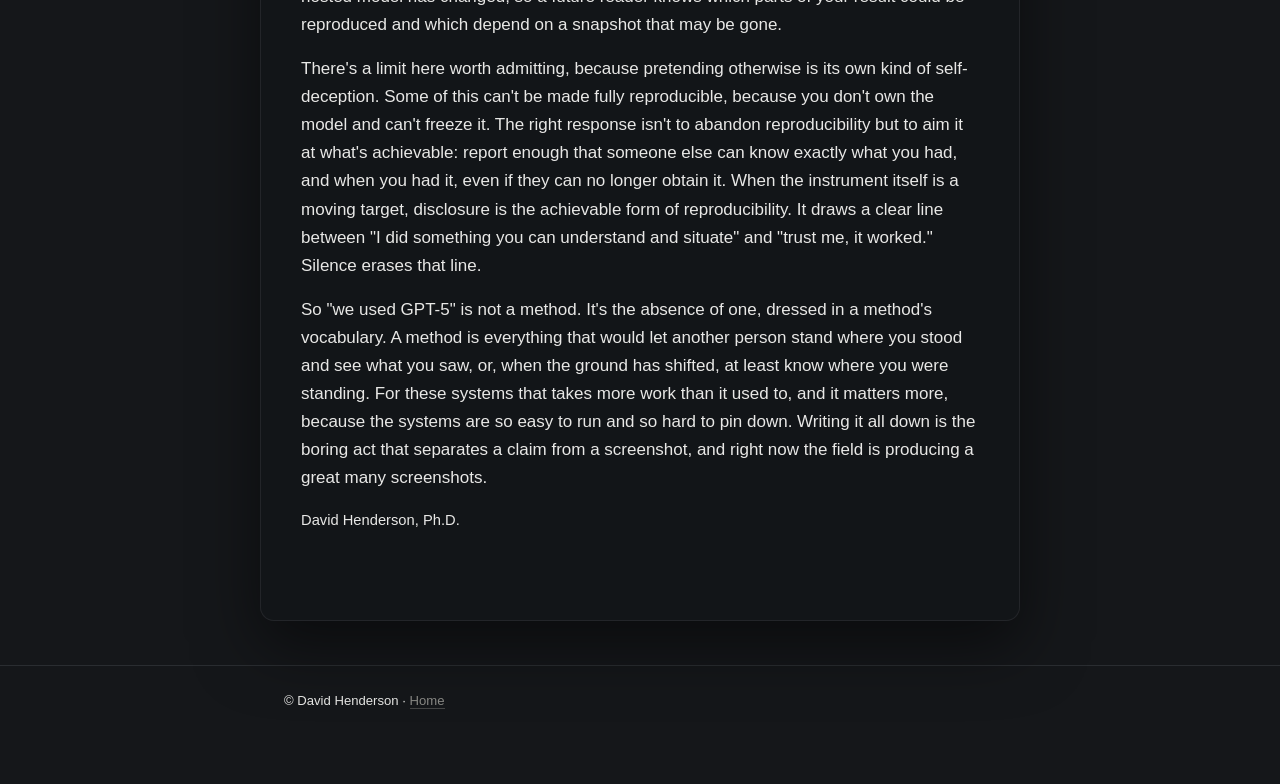
<file: posts/2026-we-used-gpt5-is-not-a-method.html>
<!DOCTYPE html>
<html lang="en">
<head>
	<meta charset="utf-8" />
	<meta name="viewport" content="width=device-width, initial-scale=1" />
	<title>"We used GPT-5" is not a method | David Henderson</title>
	<meta name="description" content="On what reproducibility means when the system is a prompt" />
	<link rel="stylesheet" href="../assets/css/site.css" />
</head>
<body>

	<div class="wrap">
		<article class="post">
			<a class="back" href="index.html">← All writing</a>
			<h1>"We used GPT-5" is not a method</h1>
			<p class="post-subtitle">On what reproducibility means when the system is a prompt</p>
			<p class="post-meta">September 22, 2026</p>

			<p>A result you can't reproduce isn't yet a finding. It's a report of something that happened once, and it asks to be believed on trust. Reproducibility turns that report into a claim, because a claim is something another person can check independently, and checking is the whole mechanism by which a field learns anything durable. Far from a tidiness requirement bolted on at the end, reproducibility is the property that makes a result the kind of statement that can be true or false rather than merely told. And for systems built from language models, reproducibility has become harder than the field admits, for reasons specific to how these systems are made.</p>

			<p>Start with what defines the intervention. For a prompt-based or agentic system, behavior is set by the prompts, the orchestration and control flow, the tools it can call, the base model and its exact version, decoding parameters like temperature and sampling, and whatever retrieval or memory surrounds it. Change any one of these and the result can change. So a line like "we used GPT-5" describes the system about as well as "we used a microscope" describes an experiment. It names one component out of many and stays silent on the ones that determine the behavior. It has the grammar of a method without the content of one.</p>

			<p>Three obstacles here are new, and they compound. The first is that the prompt is the intervention, and the prompt often isn't released. In my review of agentic educational AI, only about half of studies released their prompts, and fewer than a fifth described their protocol fully enough to reproduce. When what defines the system is withheld, there's nothing to rebuild from, and the paper describes a system no one else can instantiate. The second obstacle is non-determinism. These models sample, so two runs of an identical setup can differ, which means a single reported number is one point from a distribution nobody characterized. Reproducibility here has to include reporting the spread across runs, not just a value, because the value alone isn't stable enough to check against. The third obstacle is the strangest: the model moves. A hosted model behind an endpoint can be updated, retuned or deprecated without notice, so "the same model" a year later may not be the same model at all. Even a careful replicator who does everything right can be defeated by a silent change on the vendor's side. The instrument can be swapped out from under a published result.</p>

			<p>This matters more here than in most places because the stakes are climbing fast. These systems are being put into classrooms, clinics and workflows, and the claims made about them increasingly carry weight. An under-specified intervention behind a consequential claim is the very situation in which you most need to check the claim and are least equipped to. A field can tolerate loose reporting when nothing rides on the results. This field no longer qualifies, and every quarter it qualifies less.</p>

			<p>The remedy is mostly unglamorous disclosure. Release the full prompts and scaffolding, the actual text rather than a paraphrase of the idea. Report the exact model, the version string, and the date and endpoint of access, so a reader at least knows what you were talking to and when. Report the decoding parameters, and set and report seeds wherever the interface allows. Run the evaluation several times and report the variation, so the number comes with its own error bar. Archive the pipeline and evaluation scripts rather than describing them. And state plainly what's outside your control, the possibility that the hosted model has changed, so a future reader knows which parts of your result could be reproduced and which depend on a snapshot that may be gone.</p>

			<p>There's a limit here worth admitting, because pretending otherwise is its own kind of self-deception. Some of this can't be made fully reproducible, because you don't own the model and can't freeze it. The right response isn't to abandon reproducibility but to aim it at what's achievable: report enough that someone else can know exactly what you had, and when you had it, even if they can no longer obtain it. When the instrument itself is a moving target, disclosure is the achievable form of reproducibility. It draws a clear line between "I did something you can understand and situate" and "trust me, it worked." Silence erases that line.</p>

			<p>So "we used GPT-5" is not a method. It's the absence of one, dressed in a method's vocabulary. A method is everything that would let another person stand where you stood and see what you saw, or, when the ground has shifted, at least know where you were standing. For these systems that takes more work than it used to, and it matters more, because the systems are so easy to run and so hard to pin down. Writing it all down is the boring act that separates a claim from a screenshot, and right now the field is producing a great many screenshots.</p>

			<p class="faint">David Henderson, Ph.D.</p>
		</article>
	</div>

	<footer class="site">
		<div class="wrap">
			<p>© David Henderson · <a href="../index.html">Home</a></p>
		</div>
	</footer>

</body>
</html>
</file>
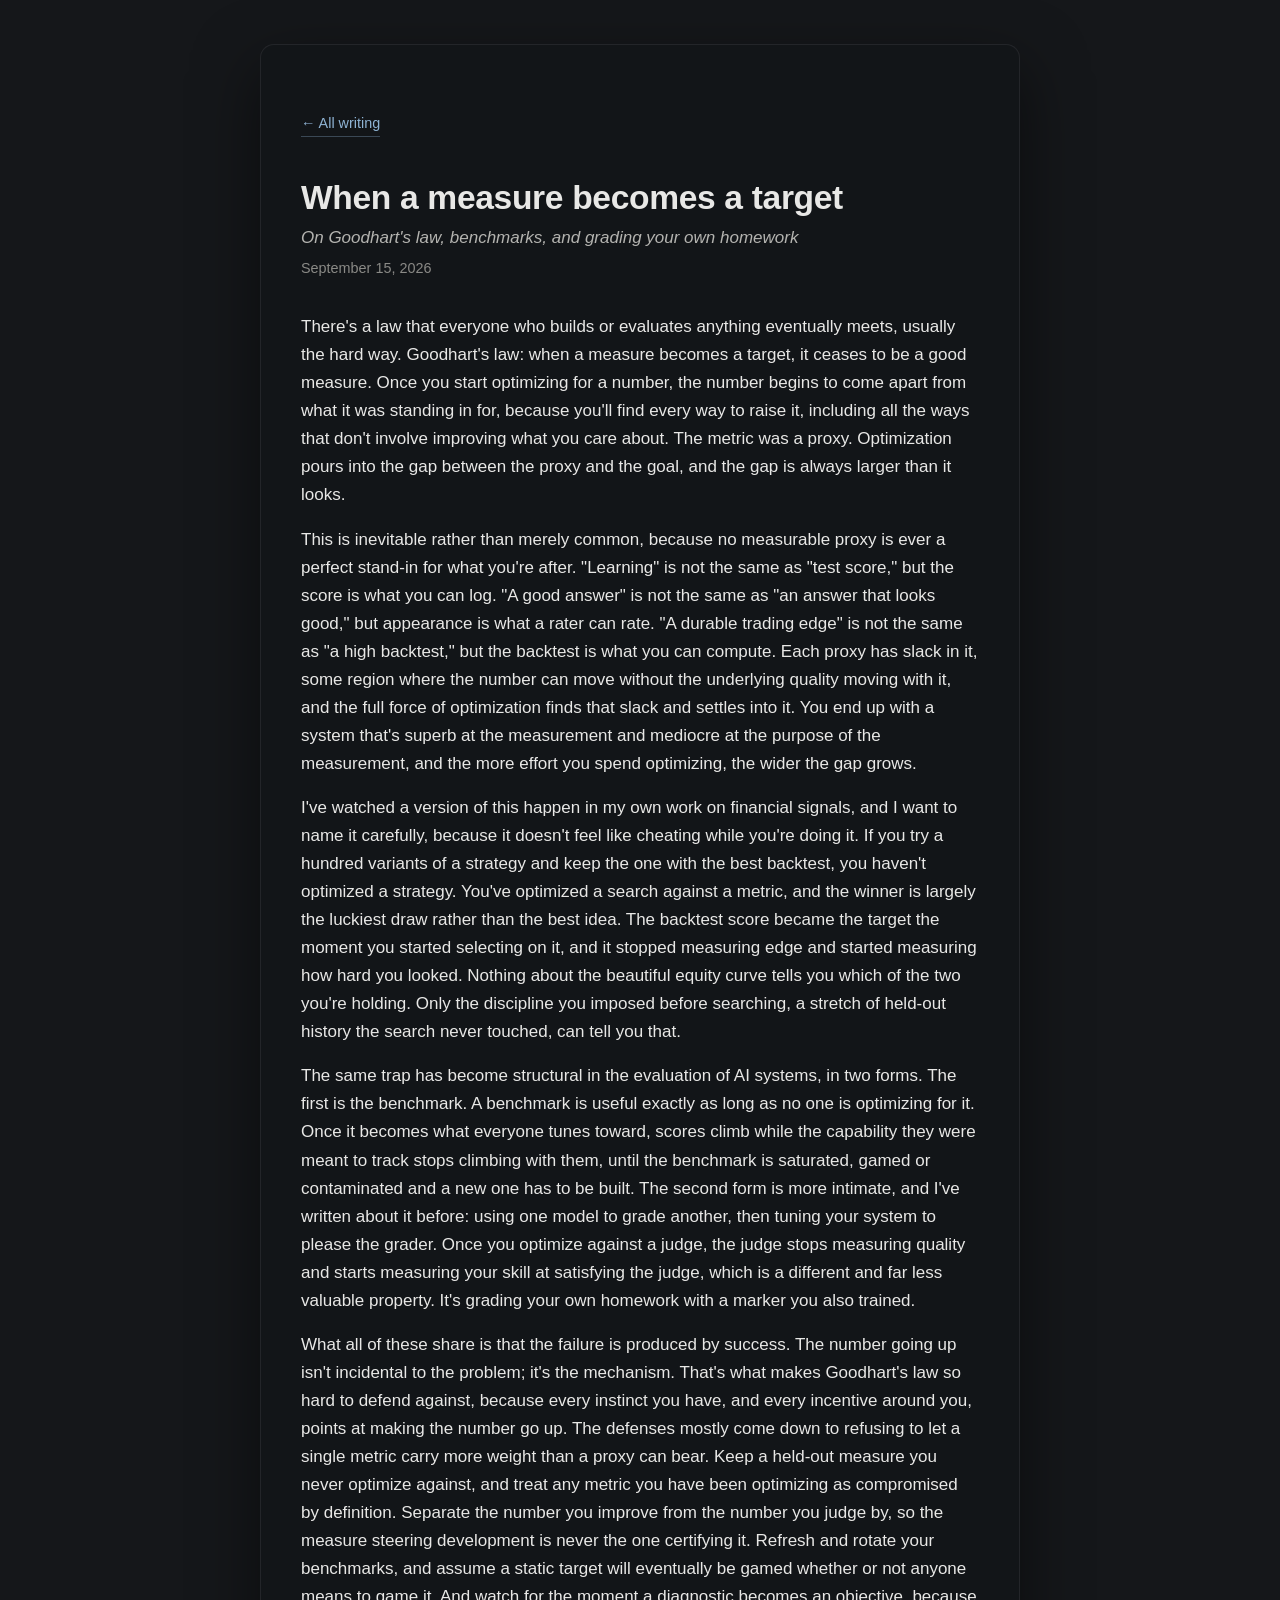
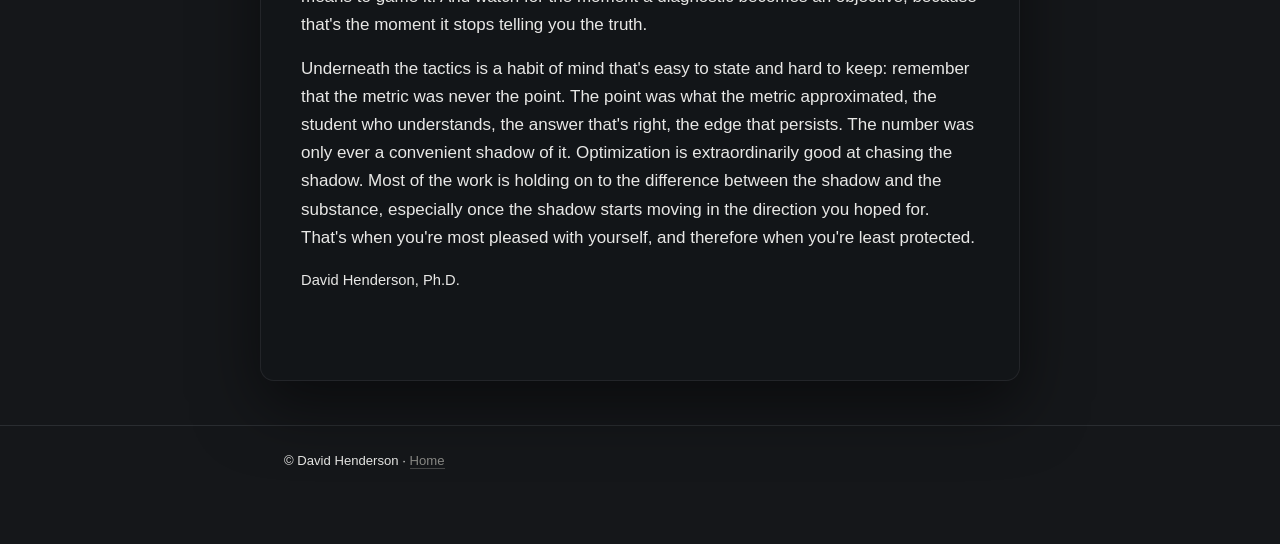
<file: posts/2026-when-a-measure-becomes-a-target.html>
<!DOCTYPE html>
<html lang="en">
<head>
	<meta charset="utf-8" />
	<meta name="viewport" content="width=device-width, initial-scale=1" />
	<title>When a measure becomes a target | David Henderson</title>
	<meta name="description" content="On Goodhart&#x27;s law, benchmarks, and grading your own homework" />
	<link rel="stylesheet" href="../assets/css/site.css" />
</head>
<body>

	<div class="wrap">
		<article class="post">
			<a class="back" href="index.html">← All writing</a>
			<h1>When a measure becomes a target</h1>
			<p class="post-subtitle">On Goodhart's law, benchmarks, and grading your own homework</p>
			<p class="post-meta">September 15, 2026</p>

			<p>There's a law that everyone who builds or evaluates anything eventually meets, usually the hard way. Goodhart's law: when a measure becomes a target, it ceases to be a good measure. Once you start optimizing for a number, the number begins to come apart from what it was standing in for, because you'll find every way to raise it, including all the ways that don't involve improving what you care about. The metric was a proxy. Optimization pours into the gap between the proxy and the goal, and the gap is always larger than it looks.</p>

			<p>This is inevitable rather than merely common, because no measurable proxy is ever a perfect stand-in for what you're after. "Learning" is not the same as "test score," but the score is what you can log. "A good answer" is not the same as "an answer that looks good," but appearance is what a rater can rate. "A durable trading edge" is not the same as "a high backtest," but the backtest is what you can compute. Each proxy has slack in it, some region where the number can move without the underlying quality moving with it, and the full force of optimization finds that slack and settles into it. You end up with a system that's superb at the measurement and mediocre at the purpose of the measurement, and the more effort you spend optimizing, the wider the gap grows.</p>

			<p>I've watched a version of this happen in my own work on financial signals, and I want to name it carefully, because it doesn't feel like cheating while you're doing it. If you try a hundred variants of a strategy and keep the one with the best backtest, you haven't optimized a strategy. You've optimized a search against a metric, and the winner is largely the luckiest draw rather than the best idea. The backtest score became the target the moment you started selecting on it, and it stopped measuring edge and started measuring how hard you looked. Nothing about the beautiful equity curve tells you which of the two you're holding. Only the discipline you imposed before searching, a stretch of held-out history the search never touched, can tell you that.</p>

			<p>The same trap has become structural in the evaluation of AI systems, in two forms. The first is the benchmark. A benchmark is useful exactly as long as no one is optimizing for it. Once it becomes what everyone tunes toward, scores climb while the capability they were meant to track stops climbing with them, until the benchmark is saturated, gamed or contaminated and a new one has to be built. The second form is more intimate, and I've written about it before: using one model to grade another, then tuning your system to please the grader. Once you optimize against a judge, the judge stops measuring quality and starts measuring your skill at satisfying the judge, which is a different and far less valuable property. It's grading your own homework with a marker you also trained.</p>

			<p>What all of these share is that the failure is produced by success. The number going up isn't incidental to the problem; it's the mechanism. That's what makes Goodhart's law so hard to defend against, because every instinct you have, and every incentive around you, points at making the number go up. The defenses mostly come down to refusing to let a single metric carry more weight than a proxy can bear. Keep a held-out measure you never optimize against, and treat any metric you have been optimizing as compromised by definition. Separate the number you improve from the number you judge by, so the measure steering development is never the one certifying it. Refresh and rotate your benchmarks, and assume a static target will eventually be gamed whether or not anyone means to game it. And watch for the moment a diagnostic becomes an objective, because that's the moment it stops telling you the truth.</p>

			<p>Underneath the tactics is a habit of mind that's easy to state and hard to keep: remember that the metric was never the point. The point was what the metric approximated, the student who understands, the answer that's right, the edge that persists. The number was only ever a convenient shadow of it. Optimization is extraordinarily good at chasing the shadow. Most of the work is holding on to the difference between the shadow and the substance, especially once the shadow starts moving in the direction you hoped for. That's when you're most pleased with yourself, and therefore when you're least protected.</p>

			<p class="faint">David Henderson, Ph.D.</p>
		</article>
	</div>

	<footer class="site">
		<div class="wrap">
			<p>© David Henderson · <a href="../index.html">Home</a></p>
		</div>
	</footer>

</body>
</html>
</file>
<file: assets/css/site.css>
/*
   site.css — minimalist academic theme for hd013.github.io
   Self-contained, dependency-light. No icon fonts, no frameworks.
*/

:root {
	--ink:        #e8e8e6;
	--muted:      #b4b4b0;
	--faint:      #8a8a86;
	--rule:       #2a2d31;
	--bg:         #15171a;
	--card:       #1c1f23;
	--accent:     #8fb4d4;
	--accent-ink: #b0cde4;
	--maxw:       760px;
}

* { box-sizing: border-box; }

html { -webkit-text-size-adjust: 100%; }

body {
	margin: 0;
	background: var(--bg);
	color: var(--ink);
	font-family: -apple-system, BlinkMacSystemFont, "Segoe UI", Roboto, Helvetica, Arial, sans-serif;
	font-size: 17px;
	line-height: 1.65;
	-webkit-font-smoothing: antialiased;
	text-rendering: optimizeLegibility;
}

.wrap {
	max-width: var(--maxw);
	margin: 0 auto;
	padding: 0 24px;
}

/* ---- Rotating field-site background (screensaver) ---- */

#screensaver {
	position: fixed;
	inset: 0;
	z-index: -3;
	background: #0d0f11;
}
#screensaver .slide {
	position: absolute;
	inset: 0;
	background-size: cover;
	background-position: center;
	opacity: 0;
	animation: ssFade 40s infinite;
	will-change: opacity, transform;
}
#screensaver .slide:nth-child(1) { animation-delay: 0s; }
#screensaver .slide:nth-child(2) { animation-delay: 10s; }
#screensaver .slide:nth-child(3) { animation-delay: 20s; }
#screensaver .slide:nth-child(4) { animation-delay: 30s; }

@keyframes ssFade {
	0%   { opacity: 0; transform: scale(1.04); }
	4%   { opacity: 1; }
	22%  { opacity: 1; }
	27%  { opacity: 0; transform: scale(1.10); }
	100% { opacity: 0; transform: scale(1.10); }
}

#scrim {
	position: fixed;
	inset: 0;
	z-index: -2;
	background:
		radial-gradient(120% 90% at 50% 0%, rgba(13,15,17,.10) 0%, rgba(13,15,17,.32) 60%, rgba(13,15,17,.55) 100%),
		linear-gradient(180deg, rgba(13,15,17,.20) 0%, rgba(13,15,17,.50) 100%);
}

/* Main content sits in a translucent dark card over the photos */
body > .wrap {
	position: relative;
	z-index: 1;
	background: rgba(19,21,25,.82);
	-webkit-backdrop-filter: blur(7px);
	backdrop-filter: blur(7px);
	border: 1px solid rgba(255,255,255,.07);
	border-radius: 14px;
	margin: 44px auto;
	padding: 0 40px 8px;
	box-shadow: 0 24px 64px rgba(0,0,0,.5);
}

@media (prefers-reduced-motion: reduce) {
	#screensaver .slide { animation: none; transform: none; }
	#screensaver .slide:nth-child(1) { opacity: 1; }
}

@media (max-width: 600px) {
	body > .wrap { margin: 16px auto; padding: 0 22px 8px; border-radius: 12px; }
}

/* ---- Typography ---- */

h1, h2, h3 {
	color: var(--ink);
	line-height: 1.25;
	font-weight: 650;
}

h1 { font-size: 2.1rem; margin: 0 0 .15em; letter-spacing: -0.01em; }
h2 { font-size: 1.25rem; margin: 0 0 1rem; letter-spacing: .02em; text-transform: uppercase; color: var(--muted); font-weight: 600; }
h3 { font-size: 1.06rem; margin: 0 0 .25em; }

p { margin: 0 0 1rem; color: var(--ink); }
.muted { color: var(--muted); }
.faint { color: var(--faint); font-size: .92rem; }

a { color: var(--accent); text-decoration: none; border-bottom: 1px solid rgba(143,180,212,.32); transition: border-color .2s, color .2s; }
a:hover { color: var(--accent-ink); border-bottom-color: var(--accent-ink); }

/* ---- Header / hero ---- */

header.hero {
	padding: 56px 0 8px;
}
header.hero .portrait {
	display: block;
	width: 138px;
	height: 138px;
	border-radius: 50%;
	object-fit: cover;
	object-position: center 12%;
	border: 3px solid rgba(255,255,255,.14);
	box-shadow: 0 10px 30px rgba(0,0,0,.5);
	margin: 0 0 22px;
}
header.hero .role {
	font-size: 1.15rem;
	color: var(--accent-ink);
	font-weight: 600;
	margin: 0 0 .35em;
}
header.hero .tagline {
	color: var(--muted);
	font-style: italic;
	margin: 0 0 .35em;
}
header.hero .current {
	color: var(--ink);
	margin: 0;
}
header.hero .links {
	margin-top: 1rem;
	font-size: .95rem;
}
header.hero .links a { margin-right: 1.1rem; white-space: nowrap; }

/* ---- Sections ---- */

section {
	padding: 34px 0;
	border-top: 1px solid var(--rule);
}
section:first-of-type { border-top: none; }

.lead { color: var(--muted); margin-bottom: 1.4rem; }

/* ---- Work / entries ---- */

.entry { margin: 0 0 1.6rem; }
.entry:last-child { margin-bottom: 0; }
.entry .meta { color: var(--faint); font-size: .9rem; font-style: italic; }
.entry h3 .tag {
	font-style: normal;
	font-weight: 500;
	font-size: .8rem;
	color: var(--faint);
	margin-left: .5rem;
}
.entry p { margin: .3em 0 0; color: var(--muted); font-size: .98rem; }
.note { color: var(--faint); font-size: .86rem; font-style: italic; }

/* ---- Publications ---- */

ol.pubs { margin: 0; padding-left: 1.4rem; }
ol.pubs li { margin: 0 0 1rem; color: var(--muted); font-size: .98rem; line-height: 1.55; }
ol.pubs li .title { color: var(--ink); }
.badge { font-size: .85rem; color: var(--accent-ink); white-space: nowrap; }

/* ---- Skills ---- */

ul.skills { list-style: none; margin: 0; padding: 0; }
ul.skills li { margin: 0 0 .7rem; color: var(--muted); font-size: .98rem; }
ul.skills li strong { color: var(--ink); }

/* ---- Writing list ---- */

ul.posts { list-style: none; margin: 0; padding: 0; }
ul.posts li { margin: 0 0 1rem; }
ul.posts .date { color: var(--faint); font-size: .85rem; display: block; }

/* ---- Experience / Education ---- */

.row { display: flex; gap: 1.2rem; margin: 0 0 1.1rem; align-items: baseline; }
.row .when { flex: 0 0 116px; color: var(--faint); font-size: .9rem; font-variant-numeric: tabular-nums; }
.row .what { flex: 1; }
.row .what strong { color: var(--ink); }
.row .what p { margin: .2em 0 0; color: var(--muted); font-size: .95rem; }
@media (max-width: 560px) {
	.row { display: block; }
	.row .when { margin-bottom: .15rem; }
}

/* ---- Contact ---- */

.contact-list { list-style: none; margin: 0; padding: 0; }
.contact-list li { margin: 0 0 .45rem; color: var(--muted); }
.contact-list li span { color: var(--faint); display: inline-block; min-width: 110px; padding-right: .6rem; }

/* ---- Footer ---- */

footer.site {
	border-top: 1px solid var(--rule);
	padding: 24px 0 56px;
	color: var(--faint);
	font-size: .82rem;
}
footer.site a { color: var(--faint); border-bottom-color: rgba(138,138,134,.4); }

/* ---- Post pages ---- */

article.post { padding: 64px 0; }
article.post h1 { margin-bottom: .15em; }
article.post .post-subtitle { color: var(--muted); font-style: italic; margin: 0 0 .35rem; }
article.post .post-meta { color: var(--faint); font-size: .9rem; margin-bottom: 2rem; }
article.post .back { display: inline-block; margin-bottom: 2.5rem; font-size: .9rem; }
article.post p, article.post li { color: var(--ink); }

/* ---- Responsive ---- */

@media (max-width: 600px) {
	body { font-size: 16px; }
	header.hero { padding-top: 44px; }
	h1 { font-size: 1.8rem; }
}
</file>
